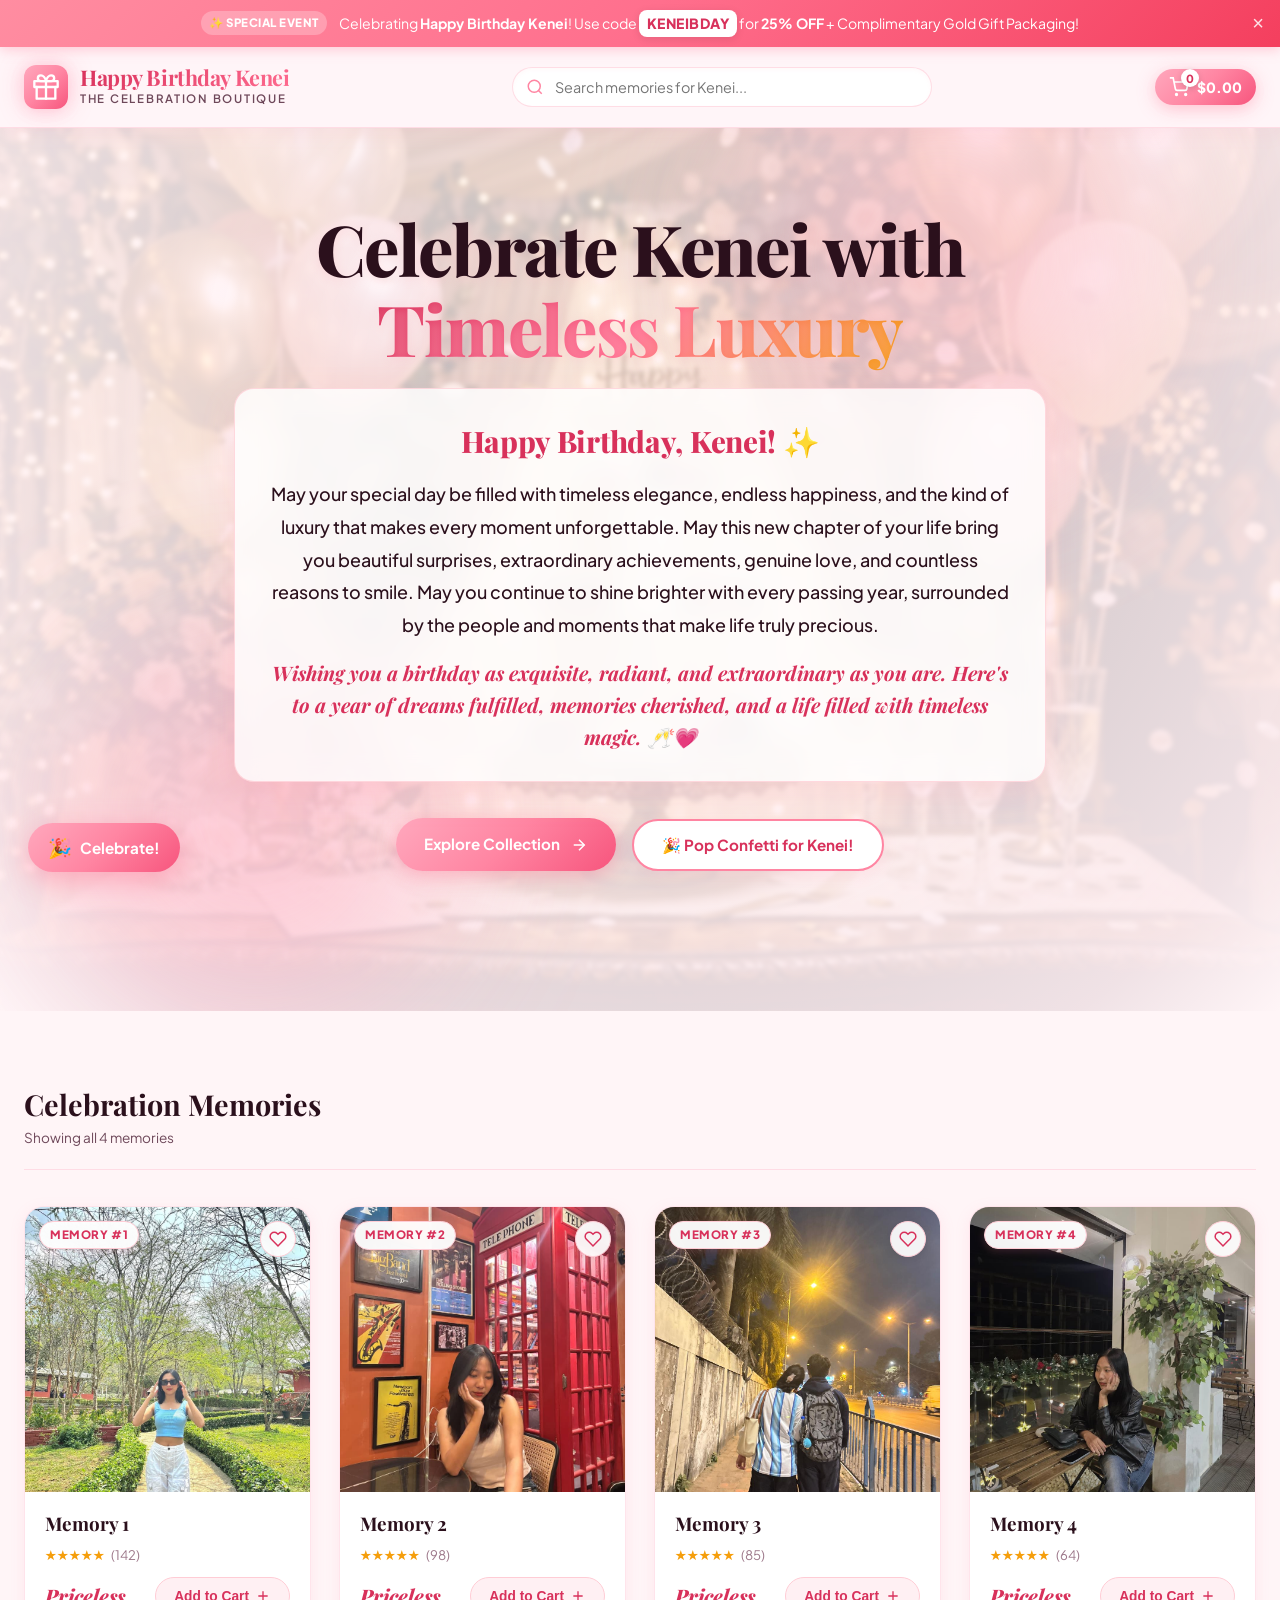
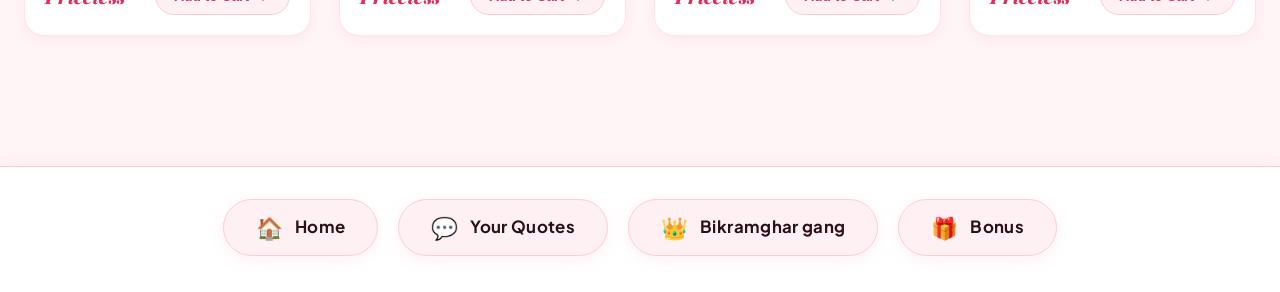
<file: index.html>
<!DOCTYPE html>
<html lang="en">
<head>
  <meta charset="UTF-8">
  <meta name="viewport" content="width=device-width, initial-scale=1.0">
  <title>Happy Birthday Kenei | Luxury Celebration Boutique & Memories</title>
  <meta name="description" content="Happy Birthday Kenei - The ultimate celebration boutique offering unforgettable birthday memories and moments for Kenei.">
  
  <!-- Google Fonts for Luxury & Celebration Typography -->
  <link rel="preconnect" href="https://fonts.googleapis.com">
  <link rel="preconnect" href="https://fonts.gstatic.com" crossorigin>
  <link href="https://fonts.googleapis.com/css2?family=Plus+Jakarta+Sans:wght@300;400;500;600;700;800&family=Playfair+Display:ital,wght@0,600;0,700;0,800;1,600&display=swap" rel="stylesheet">
  
  <!-- Stylesheet -->
  <link rel="stylesheet" href="styles.css">
</head>
<body>
  <!-- Canvas for Celebration Confetti -->
  <canvas id="confetti-canvas"></canvas>

  <!-- Notification Banner -->
  <div class="announcement-bar" id="announcement-bar">
    <div class="container announcement-content">
      <span class="announcement-tag">✨ SPECIAL EVENT</span>
      <span class="announcement-text">
        Celebrating <strong>Happy Birthday Kenei</strong>! Use code <span class="promo-code-badge" id="copy-promo-banner" title="Click to copy code">KENEIBDAY</span> for <strong>25% OFF</strong> + Complimentary Gold Gift Packaging!
      </span>
      <button class="announcement-close" id="close-announcement" aria-label="Close Announcement">&times;</button>
    </div>
  </div>

  <!-- Primary Header & Navigation -->
  <header class="site-header" id="site-header">
    <div class="container header-container">
      <!-- Brand Logo -->
      <a href="#" class="brand-logo" id="brand-logo">
        <div class="logo-sparkle-icon">
          <svg width="28" height="28" viewBox="0 0 24 24" fill="none" stroke="currentColor" stroke-width="2" stroke-linecap="round" stroke-linejoin="round">
            <path d="M20 12v10H4V12"></path>
            <path d="M2 7h20v5H2z"></path>
            <path d="M12 22V7"></path>
            <path d="M12 7H7.5a2.5 2.5 0 0 1 0-5C11 2 12 7 12 7z"></path>
            <path d="M12 7h4.5a2.5 2.5 0 0 0 0-5C13 2 12 7 12 7z"></path>
          </svg>
        </div>
        <div class="brand-text">
          <span class="brand-name">Happy Birthday Kenei</span>
          <span class="brand-sub">The Celebration Boutique</span>
        </div>
      </a>

      <!-- Quick Search Bar -->
      <div class="header-search">
        <svg class="search-icon" width="18" height="18" viewBox="0 0 24 24" fill="none" stroke="currentColor" stroke-width="2">
          <circle cx="11" cy="11" r="8"></circle>
          <line x1="21" y1="21" x2="16.65" y2="16.65"></line>
        </svg>
        <input type="text" id="global-search" placeholder="Search memories for Kenei..." aria-label="Search memories">
        <button id="clear-search" class="clear-search-btn" style="display:none;" aria-label="Clear Search">&times;</button>
      </div>

      <!-- Action Icons (Cart) -->
      <div class="header-actions">
        <!-- Cart Button -->
        <button class="action-btn cart-btn-highlight" id="open-cart-btn" title="Open shopping cart" aria-label="Shopping Cart">
          <div class="icon-wrap">
            <svg width="20" height="20" viewBox="0 0 24 24" fill="none" stroke="currentColor" stroke-width="2">
              <circle cx="9" cy="21" r="1"></circle>
              <circle cx="20" cy="21" r="1"></circle>
              <path d="M1 1h4l2.68 13.39a2 2 0 0 0 2 1.61h9.72a2 2 0 0 0 2-1.61L23 6H6"></path>
            </svg>
            <span class="badge-count" id="cart-badge">0</span>
          </div>
          <span class="cart-total-pill" id="header-cart-total">$0.00</span>
        </button>
      </div>
    </div>
  </header>

  <main id="main-content">
    <!-- Hero Banner Section -->
    <section class="hero-section" id="hero">
      <div class="hero-overlay"></div>
      <div class="hero-glow-orb hero-glow-1"></div>
      <div class="hero-glow-orb hero-glow-2"></div>
      
      <div class="container hero-content">
        <h1 class="hero-title">
          Celebrate Kenei with <span class="highlight-gold">Timeless Luxury</span>
        </h1>
        <div class="hero-subtitle hero-wishes-box">
          <p class="hero-wish-lead">Happy Birthday, Kenei! ✨</p>
          <p class="hero-wish-body">May your special day be filled with timeless elegance, endless happiness, and the kind of luxury that makes every moment unforgettable. May this new chapter of your life bring you beautiful surprises, extraordinary achievements, genuine love, and countless reasons to smile. May you continue to shine brighter with every passing year, surrounded by the people and moments that make life truly precious.</p>
          <p class="hero-wish-closing">Wishing you a birthday as exquisite, radiant, and extraordinary as you are. Here's to a year of dreams fulfilled, memories cherished, and a life filled with timeless magic. 🥂💗</p>
        </div>

        <div class="hero-cta-group">
          <a href="#catalog-section" class="btn btn-primary" id="explore-shop-btn">
            <span>Explore Collection</span>
            <svg width="18" height="18" viewBox="0 0 24 24" fill="none" stroke="currentColor" stroke-width="2">
              <line x1="5" y1="12" x2="19" y2="12"></line>
              <polyline points="12 5 19 12 12 19"></polyline>
            </svg>
          </a>
          <button class="btn btn-secondary celebrate-trigger-btn" id="hero-celebrate-btn">
            <span>🎉 Pop Confetti for Kenei!</span>
          </button>
        </div>
      </div>
    </section>

    <!-- Main Products Catalog Section -->
    <section class="section catalog-section" id="catalog-section">
      <div class="container">
        <!-- Catalog Header -->
        <div class="catalog-toolbar">
          <div class="toolbar-left">
            <h2 class="catalog-heading" id="catalog-heading">Celebration Memories</h2>
            <span class="item-count-badge" id="results-count">Showing 4 memories</span>
          </div>
        </div>

        <!-- Products Grid Container -->
        <div class="products-grid" id="products-grid">
          <!-- Dynamically populated via app.js -->
        </div>

        <!-- No Results Empty State -->
        <div class="no-results" id="no-results" style="display:none;">
          <div class="no-results-icon">🔍</div>
          <h3>No matching birthday gifts found</h3>
          <p>Try clearing your search query to see all gifts.</p>
        </div>
      </div>
    </section>
  </main>



  <!-- Wishlist Drawer -->
  <div class="drawer-backdrop" id="wishlist-drawer" aria-hidden="true">
    <div class="drawer-panel">
      <div class="drawer-header">
        <div class="drawer-title">
          <svg width="22" height="22" viewBox="0 0 24 24" fill="none" stroke="currentColor" stroke-width="2">
            <path d="M20.84 4.61a5.5 5.5 0 0 0-7.78 0L12 5.67l-1.06-1.06a5.5 5.5 0 0 0-7.78 7.78l1.06 1.06L12 21.23l7.78-7.78 1.06-1.06a5.5 5.5 0 0 0 0-7.78z"></path>
          </svg>
          <h3>Saved Favorites (<span id="wishlist-count-title">0</span>)</h3>
        </div>
        <button class="drawer-close-btn" id="close-wishlist-btn" aria-label="Close Wishlist">&times;</button>
      </div>

      <div class="drawer-body" id="wishlist-items-container">
        <!-- Wishlist items dynamically populated -->
      </div>

      <div class="drawer-footer" id="wishlist-footer">
        <button class="btn btn-primary w-100" id="move-all-to-cart-btn">Move All to Cart</button>
      </div>
    </div>
  </div>

  <!-- Shopping Cart Slide-out Drawer -->
  <div class="drawer-backdrop" id="cart-drawer" aria-hidden="true">
    <div class="drawer-panel">
      <div class="drawer-header">
        <div class="drawer-title">
          <svg width="22" height="22" viewBox="0 0 24 24" fill="none" stroke="currentColor" stroke-width="2">
            <circle cx="9" cy="21" r="1"></circle>
            <circle cx="20" cy="21" r="1"></circle>
            <path d="M1 1h4l2.68 13.39a2 2 0 0 0 2 1.61h9.72a2 2 0 0 0 2-1.61L23 6H6"></path>
          </svg>
          <h3>Happy Birthday Cart (<span id="cart-items-count">0</span>)</h3>
        </div>
        <button class="drawer-close-btn" id="close-cart-btn" aria-label="Close Cart">&times;</button>
      </div>

      <!-- Free Shipping Goal Progress Bar -->
      <div class="free-shipping-bar">
        <div class="shipping-text" id="shipping-progress-text">Add $50 more for FREE Gold Delivery</div>
        <div class="progress-track">
          <div class="progress-fill" id="shipping-progress-fill" style="width: 0%;"></div>
        </div>
      </div>

      <!-- Cart Items List -->
      <div class="drawer-body" id="cart-items-list">
        <!-- Cart items rendered dynamically -->
      </div>

      <!-- Cart Summary & Actions -->
      <div class="drawer-footer" id="cart-footer">
        <!-- Promo Code Input -->
        <div class="promo-box-small">
          <div class="promo-input-row">
            <input type="text" id="promo-input" placeholder="Promo code (try 'KENEIBDAY')" aria-label="Discount code">
            <button class="btn btn-secondary btn-sm" id="apply-promo-btn">Apply</button>
          </div>
          <div class="promo-message" id="promo-message" style="display:none;"></div>
        </div>


        <!-- Calculations breakdown -->
        <div class="cart-totals">
          <div class="total-row">
            <span>Subtotal</span>
            <span id="cart-subtotal">Priceless</span>
          </div>
          <div class="total-row discount-row" id="cart-discount-row" style="display:none;">
            <span>Birthday Perk</span>
            <span id="cart-discount">VIP</span>
          </div>
          <div class="total-row">
            <span>Celebration Packaging & Delivery</span>
            <span id="cart-shipping">Free</span>
          </div>
          <div class="total-row grand-total">
            <span>Grand Total</span>
            <span id="cart-total">Priceless</span>
          </div>
        </div>

        <button class="btn btn-primary btn-lg w-100 checkout-btn" id="open-checkout-btn">
          <span>Proceed to Celebration Checkout</span>
          <svg width="20" height="20" viewBox="0 0 24 24" fill="none" stroke="currentColor" stroke-width="2">
            <polyline points="9 18 15 12 9 6"></polyline>
          </svg>
        </button>
      </div>
    </div>
  </div>

  <!-- Celebration Checkout Modal -->
  <div class="modal-backdrop" id="checkout-modal" aria-hidden="true">
    <div class="modal-dialog modal-checkout">
      <button class="modal-close-btn" id="close-checkout-btn" aria-label="Close Checkout">&times;</button>
      
      <div class="modal-body checkout-content" id="checkout-step-1">
        <div class="checkout-header text-center">
          <div class="checkout-step-indicator">
            <span class="step-pill active">1. Delivery</span>
            <span class="step-sep">&rarr;</span>
            <span class="step-pill">2. Payment</span>
            <span class="step-sep">&rarr;</span>
            <span class="step-pill">3. Celebrate!</span>
          </div>
          <h2>Birthday Delivery Details</h2>
          <p>Where and when should we deliver Kenei's celebration order?</p>
        </div>

        <form id="checkout-form" class="checkout-form">
          <div class="form-row">
            <div class="form-group flex-1">
              <label for="cust-name">Recipient / Order Name</label>
              <input type="text" id="cust-name" value="Kenei (Birthday Special)" required>
            </div>
            <div class="form-group flex-1">
              <label for="cust-email">Contact Email</label>
              <input type="email" id="cust-email" placeholder="you@example.com" required>
            </div>
          </div>

          <div class="form-group">
            <label for="cust-address">Delivery Address</label>
            <input type="text" id="cust-address" placeholder="123 Celebration Boulevard, Suite 500" required>
          </div>

          <div class="form-row">
            <div class="form-group flex-1">
              <label for="delivery-date">Birthday Delivery Date</label>
              <input type="date" id="delivery-date" required>
            </div>
            <div class="form-group flex-1">
              <label for="delivery-slot">Delivery Time Slot</label>
              <select id="delivery-slot" class="custom-select" required>
                <option value="morning">Morning Surprise (09:00 AM - 12:00 PM)</option>
                <option value="afternoon">Afternoon Gala (01:00 PM - 05:00 PM)</option>
                <option value="midnight" selected>Party Night Special (06:00 PM - 09:00 PM)</option>
              </select>
            </div>
          </div>

          <div class="form-group">
            <label class="custom-checkbox">
              <input type="checkbox" id="surprise-delivery-checkbox" checked>
              <span>🎁 Keep this order a surprise delivery for Kenei!</span>
            </label>
          </div>

          <div class="form-section-divider"></div>

          <h3>Payment Method</h3>
          <div class="payment-method-selector">
            <label class="payment-option selected">
              <input type="radio" name="payment-method" value="card" checked>
              <div class="payment-content">
                <span class="pay-icon">💳</span>
                <span>Credit / Debit Card</span>
              </div>
            </label>
            <label class="payment-option">
              <input type="radio" name="payment-method" value="applepay">
              <div class="payment-content">
                <span class="pay-icon">🍏</span>
                <span>Apple / Google Pay</span>
              </div>
            </label>
            <label class="payment-option">
              <input type="radio" name="payment-method" value="giftcard">
              <div class="payment-content">
                <span class="pay-icon">🎟️</span>
                <span>Birthday Gift Voucher</span>
              </div>
            </label>
          </div>

          <div class="card-details-box" id="card-fields">
            <div class="form-group">
              <label>Card Number</label>
              <input type="text" placeholder="4242 &bull;&bull;&bull;&bull; &bull;&bull;&bull;&bull; 4242" value="4532 8920 1928 4402">
            </div>
            <div class="form-row">
              <div class="form-group flex-1">
                <label>Expiry Date</label>
                <input type="text" placeholder="MM/YY" value="12/28">
              </div>
              <div class="form-group flex-1">
                <label>CVC</label>
                <input type="text" placeholder="123" value="789">
              </div>
            </div>
          </div>

          <div class="checkout-footer">
            <div class="checkout-order-total">
              <span>Total:</span>
              <strong id="checkout-total-display">Priceless</strong>
            </div>
            <button type="submit" class="btn btn-primary btn-lg" id="confirm-order-btn">
              <span>Complete & Celebrate Kenei! 🎉</span>
            </button>
          </div>
        </form>
      </div>

      <!-- Success Celebration Receipt (Step 3) -->
      <div class="modal-body checkout-success" id="checkout-step-success" style="display:none;">
        <div class="success-icon-wrap">
          <div class="pulse-ring"></div>
          <span class="party-emoji">🎂🎉</span>
        </div>
        <h2>Happy Birthday Kenei!</h2>
        <p class="success-lead">Your celebration order has been placed with utmost care & affection!</p>
        
        <div class="order-receipt-card">
          <div class="receipt-row">
            <span>Order Number:</span>
            <strong id="receipt-order-id">#HBK-2026-9842</strong>
          </div>
          <div class="receipt-row">
            <span>Recipient:</span>
            <strong id="receipt-recipient">Kenei</strong>
          </div>
          <div class="receipt-row">
            <span>Delivery Date:</span>
            <strong id="receipt-date">October 28, 2026</strong>
          </div>
          <div class="receipt-row">
            <span>Total Paid:</span>
            <strong id="receipt-total" class="highlight-gold">$0.00</strong>
          </div>
        </div>

        <p class="receipt-note">A confirmation email and tracking link have been dispatched. Kenei is going to love this celebration!</p>

        <div class="success-actions">
          <button class="btn btn-primary" id="continue-shopping-btn">Explore More Gifts</button>
          <button class="btn btn-secondary celebrate-trigger-btn" id="more-confetti-btn">Blast More Fireworks! 🎆</button>
        </div>
      </div>
    </div>
  </div>

  <!-- Toast Notification System -->
  <div class="toast-container" id="toast-container"></div>

  <!-- Bottom Options Bar: Home, Your Quotes, Bikramghar gang -->
  <footer class="site-footer-options" id="bottom-options">
    <div class="container footer-options-container">
      <nav class="bottom-nav-options" aria-label="Bottom Navigation">
        <a href="#hero" class="bottom-option-btn" id="opt-home">
          <span class="option-icon">🏠</span>
          <span class="option-label">Home</span>
        </a>
        <a href="quotes.html" class="bottom-option-btn" id="opt-quotes">
          <span class="option-icon">💬</span>
          <span class="option-label">Your Quotes</span>
        </a>
        <a href="bikramghar.html" class="bottom-option-btn" id="opt-bikramghar">
          <span class="option-icon">👑</span>
          <span class="option-label">Bikramghar gang</span>
        </a>
        <a href="bonus.html" class="bottom-option-btn" id="opt-bonus">
          <span class="option-icon">🎁</span>
          <span class="option-label">Bonus</span>
        </a>
      </nav>
    </div>
  </footer>

  <!-- Floating Celebration Button -->
  <button class="floating-celebrate-fab celebrate-trigger-btn" id="floating-confetti-btn" title="Celebrate Kenei!" aria-label="Pop Confetti">
    <span class="fab-icon">🎉</span>
    <span class="fab-text">Celebrate!</span>
  </button>

  <!-- Script -->
  <script src="app.js"></script>
</body>
</html>
</file>
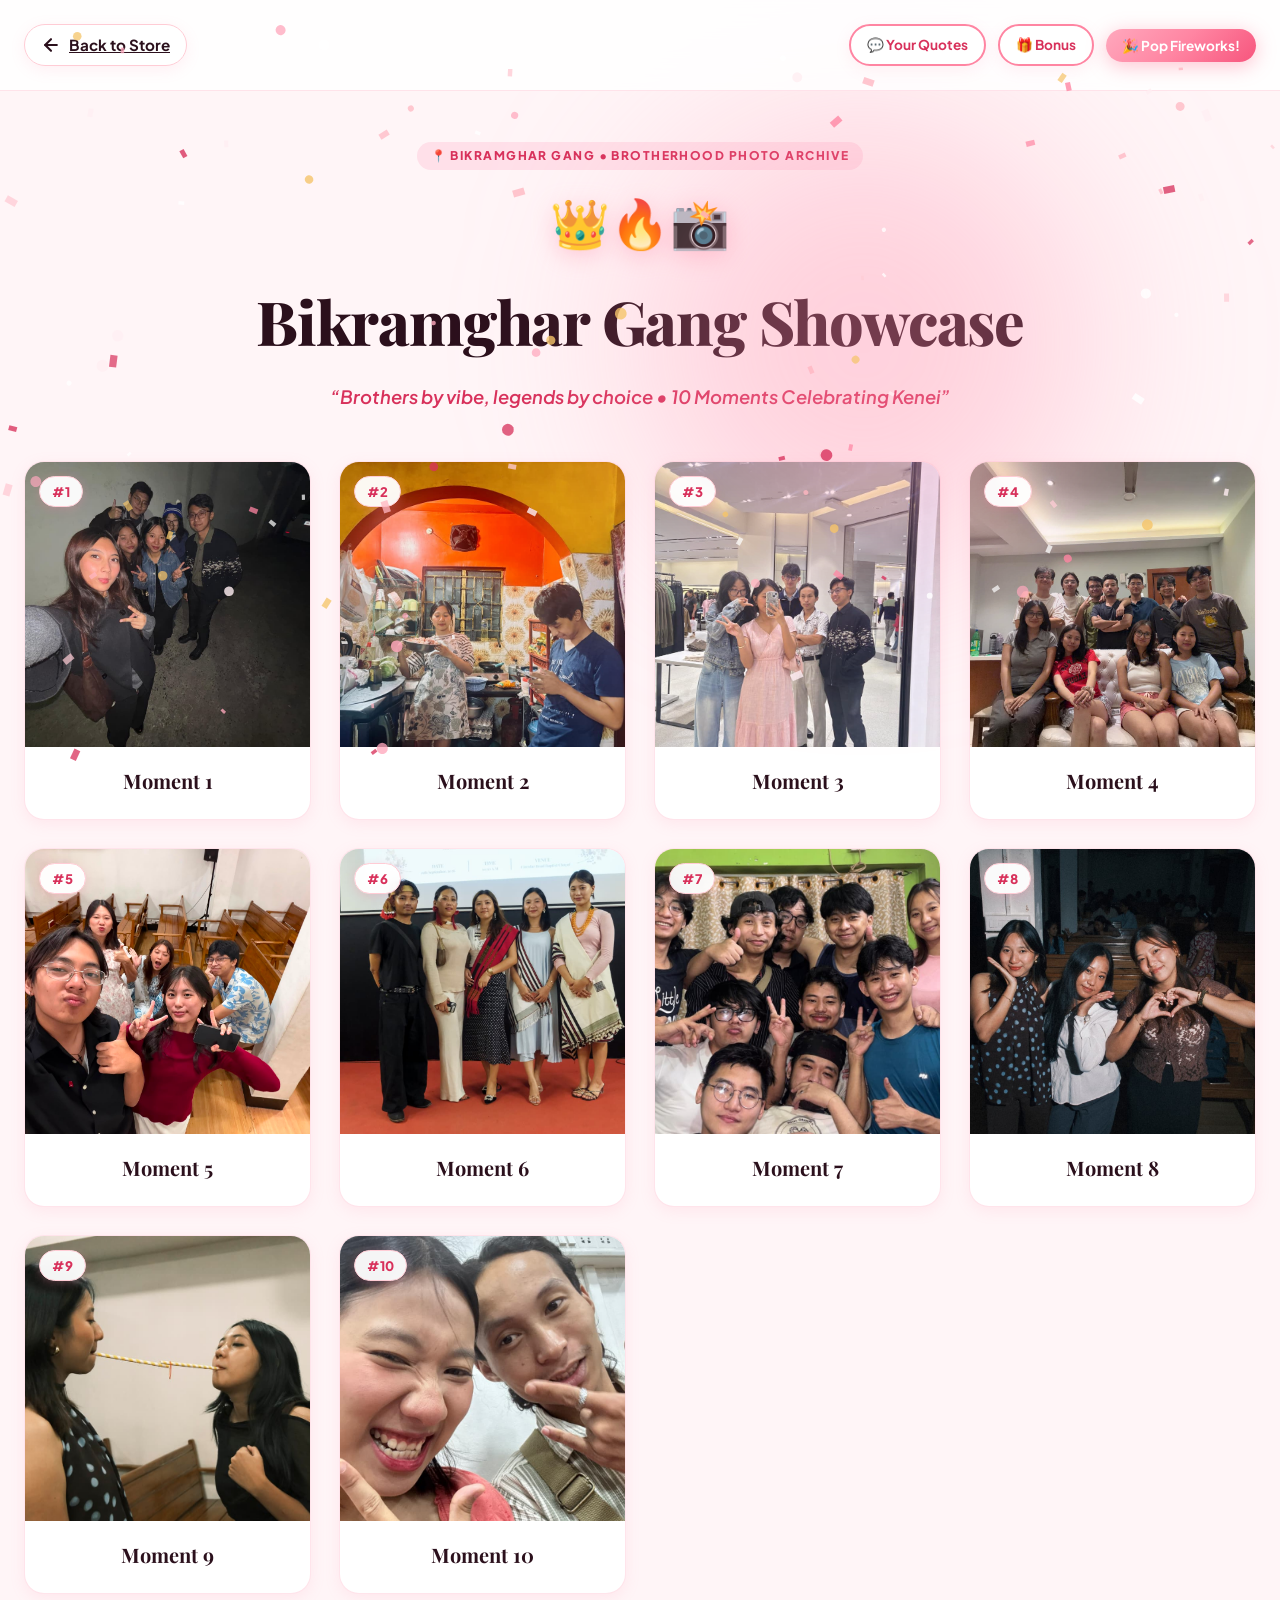
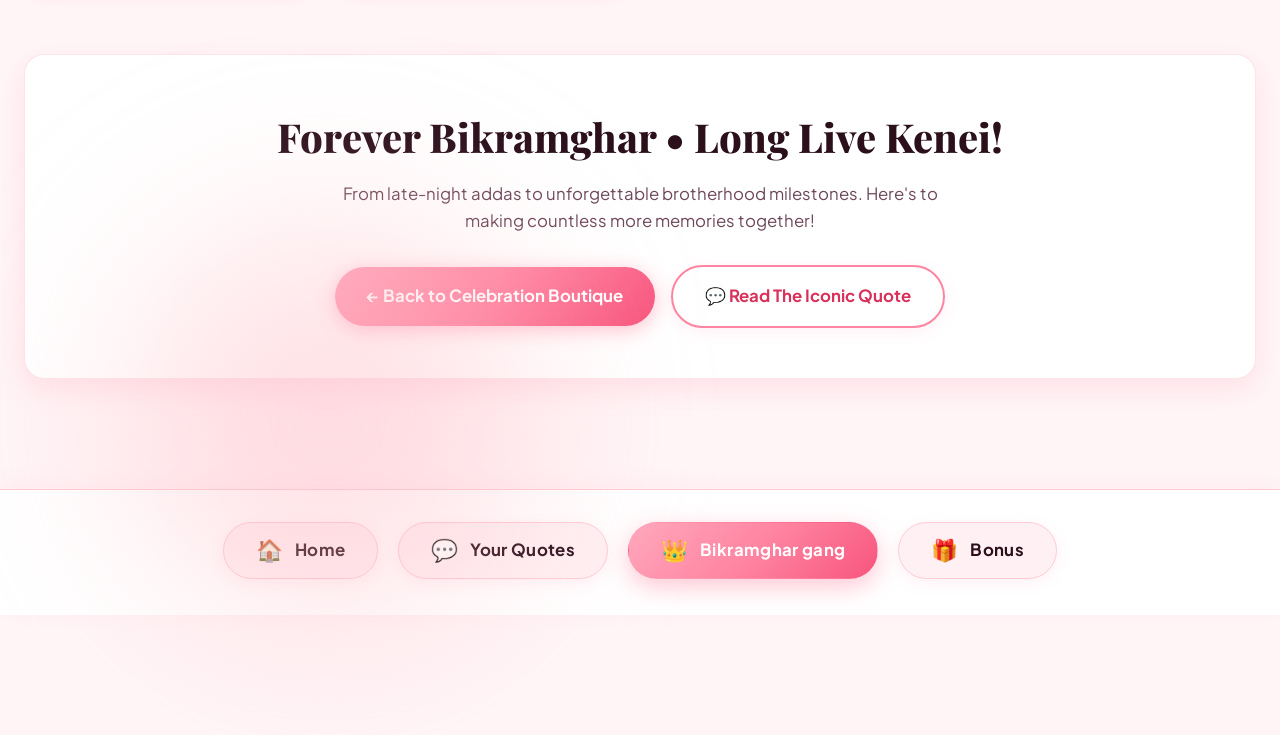
<file: bikramghar.html>
<!DOCTYPE html>
<html lang="en">
<head>
  <meta charset="UTF-8">
  <meta name="viewport" content="width=device-width, initial-scale=1.0">
  <title>Bikramghar Gang Gallery | Happy Birthday Kenei</title>
  <meta name="description" content="Official photo showcase of the legendary Bikramghar Gang celebrating Kenei's birthday with 10 memorable moments.">
  
  <!-- Google Fonts -->
  <link rel="preconnect" href="https://fonts.googleapis.com">
  <link rel="preconnect" href="https://fonts.gstatic.com" crossorigin>
  <link href="https://fonts.googleapis.com/css2?family=Plus+Jakarta+Sans:wght@400;600;700;800;900&family=Playfair+Display:ital,wght@0,700;0,800;1,700&display=swap" rel="stylesheet">
  
  <!-- Stylesheet -->
  <link rel="stylesheet" href="styles.css">
</head>
<body class="bikramghar-page-body">
  <!-- Confetti Canvas -->
  <canvas id="confetti-canvas"></canvas>

  <!-- Ambient Glow Orbs -->
  <div class="quotes-glow-orb orb-1"></div>
  <div class="quotes-glow-orb orb-2"></div>

  <!-- Header Navigation -->
  <header class="gang-page-header">
    <div class="container gang-nav-container">
      <a href="index.html" class="gang-back-link">
        <svg width="20" height="20" viewBox="0 0 24 24" fill="none" stroke="currentColor" stroke-width="2.5" stroke-linecap="round" stroke-linejoin="round">
          <line x1="19" y1="12" x2="5" y2="12"></line>
          <polyline points="12 19 5 12 12 5"></polyline>
        </svg>
        <span>Back to Store</span>
      </a>

      <div class="gang-header-actions">
        <a href="quotes.html" class="btn btn-secondary btn-sm">
          <span>💬 Your Quotes</span>
        </a>
        <a href="bonus.html" class="btn btn-secondary btn-sm">
          <span>🎁 Bonus</span>
        </a>
        <button class="btn btn-primary btn-sm celebrate-trigger-btn" id="gang-confetti-btn">
          <span>🎉 Pop Fireworks!</span>
        </button>
      </div>
    </div>
  </header>

  <main class="gang-main-content">
    <div class="container">
      <!-- Title & Hero Tribute Banner -->
      <section class="gang-hero-section text-center">
        <div class="gang-badge-pill">
          📍 BIKRAMGHAR GANG &bull; BROTHERHOOD PHOTO ARCHIVE
        </div>
        
        <div class="gang-crest-emojis">👑🔥📸</div>
        <h1 class="gang-title">Bikramghar Gang Showcase</h1>
        <p class="gang-tagline">“Brothers by vibe, legends by choice &bull; 10 Moments Celebrating Kenei”</p>
      </section>

      <!-- 10 Images Grid Showcase -->
      <section class="gang-gallery-section">
        <div class="gang-gallery-grid" id="gang-gallery-grid">
          <!-- Item 1 -->
          <article class="gang-photo-card" data-index="1">
            <div class="photo-frame">
              <span class="photo-pill-badge">#1</span>
              <img src="assets/images/gang-1.jpg" onerror="this.onerror=null; this.src='assets/images/gang-1.svg';" alt="Bikramghar Gang Moment 1" class="gallery-photo-img" loading="lazy">
            </div>
            <div class="photo-card-caption">
              <h3>Moment 1</h3>
            </div>
          </article>

          <!-- Item 2 -->
          <article class="gang-photo-card" data-index="2">
            <div class="photo-frame">
              <span class="photo-pill-badge">#2</span>
              <img src="assets/images/gang-2.jpg" onerror="this.onerror=null; this.src='assets/images/gang-2.svg';" alt="Bikramghar Gang Moment 2" class="gallery-photo-img" loading="lazy">
            </div>
            <div class="photo-card-caption">
              <h3>Moment 2</h3>
            </div>
          </article>

          <!-- Item 3 -->
          <article class="gang-photo-card" data-index="3">
            <div class="photo-frame">
              <span class="photo-pill-badge">#3</span>
              <img src="assets/images/gang-3.jpg" onerror="this.onerror=null; this.src='assets/images/gang-3.svg';" alt="Bikramghar Gang Moment 3" class="gallery-photo-img" loading="lazy">
            </div>
            <div class="photo-card-caption">
              <h3>Moment 3</h3>
            </div>
          </article>

          <!-- Item 4 -->
          <article class="gang-photo-card" data-index="4">
            <div class="photo-frame">
              <span class="photo-pill-badge">#4</span>
              <img src="assets/images/gang-4.jpg" onerror="this.onerror=null; this.src='assets/images/gang-4.svg';" alt="Bikramghar Gang Moment 4" class="gallery-photo-img" loading="lazy">
            </div>
            <div class="photo-card-caption">
              <h3>Moment 4</h3>
            </div>
          </article>

          <!-- Item 5 -->
          <article class="gang-photo-card" data-index="5">
            <div class="photo-frame">
              <span class="photo-pill-badge">#5</span>
              <img src="assets/images/gang-5.jpg" onerror="this.onerror=null; this.src='assets/images/gang-5.svg';" alt="Bikramghar Gang Moment 5" class="gallery-photo-img" loading="lazy">
            </div>
            <div class="photo-card-caption">
              <h3>Moment 5</h3>
            </div>
          </article>

          <!-- Item 6 -->
          <article class="gang-photo-card" data-index="6">
            <div class="photo-frame">
              <span class="photo-pill-badge">#6</span>
              <img src="assets/images/gang-6.jpg" onerror="this.onerror=null; this.src='assets/images/gang-6.svg';" alt="Bikramghar Gang Moment 6" class="gallery-photo-img" loading="lazy">
            </div>
            <div class="photo-card-caption">
              <h3>Moment 6</h3>
            </div>
          </article>

          <!-- Item 7 -->
          <article class="gang-photo-card" data-index="7">
            <div class="photo-frame">
              <span class="photo-pill-badge">#7</span>
              <img src="assets/images/gang-7.jpg" onerror="this.onerror=null; this.src='assets/images/gang-7.svg';" alt="Bikramghar Gang Moment 7" class="gallery-photo-img" loading="lazy">
            </div>
            <div class="photo-card-caption">
              <h3>Moment 7</h3>
            </div>
          </article>

          <!-- Item 8 -->
          <article class="gang-photo-card" data-index="8">
            <div class="photo-frame">
              <span class="photo-pill-badge">#8</span>
              <img src="assets/images/gang-8.jpg" onerror="this.onerror=null; this.src='assets/images/gang-8.svg';" alt="Bikramghar Gang Moment 8" class="gallery-photo-img" loading="lazy">
            </div>
            <div class="photo-card-caption">
              <h3>Moment 8</h3>
            </div>
          </article>

          <!-- Item 9 -->
          <article class="gang-photo-card" data-index="9">
            <div class="photo-frame">
              <span class="photo-pill-badge">#9</span>
              <img src="assets/images/gang-9.jpg" onerror="this.onerror=null; this.src='assets/images/gang-9.svg';" alt="Bikramghar Gang Moment 9" class="gallery-photo-img" loading="lazy">
            </div>
            <div class="photo-card-caption">
              <h3>Moment 9</h3>
            </div>
          </article>

          <!-- Item 10 -->
          <article class="gang-photo-card" data-index="10">
            <div class="photo-frame">
              <span class="photo-pill-badge">#10</span>
              <img src="assets/images/gang-10.jpg" onerror="this.onerror=null; this.src='assets/images/gang-10.svg';" alt="Bikramghar Gang Moment 10" class="gallery-photo-img" loading="lazy">
            </div>
            <div class="photo-card-caption">
              <h3>Moment 10</h3>
            </div>
          </article>
        </div>
      </section>

      <!-- Bottom Gang Tribute -->
      <section class="gang-footer-tribute text-center">
        <div class="gang-tribute-inner">
          <h2>Forever Bikramghar &bull; Long Live Kenei!</h2>
          <p>From late-night addas to unforgettable brotherhood milestones. Here's to making countless more memories together!</p>
          <div class="gang-action-btns">
            <a href="index.html" class="btn btn-primary btn-lg">
              <span>← Back to Celebration Boutique</span>
            </a>
            <a href="quotes.html" class="btn btn-secondary btn-lg">
              <span>💬 Read The Iconic Quote</span>
            </a>
          </div>
        </div>
      </section>
    </div>
  </main>

  <!-- Bottom Options Bar: Home, Your Quotes, Bikramghar gang, Bonus -->
  <footer class="site-footer-options" id="bottom-options">
    <div class="container footer-options-container">
      <nav class="bottom-nav-options" aria-label="Bottom Navigation">
        <a href="index.html" class="bottom-option-btn" id="opt-home">
          <span class="option-icon">🏠</span>
          <span class="option-label">Home</span>
        </a>
        <a href="quotes.html" class="bottom-option-btn" id="opt-quotes">
          <span class="option-icon">💬</span>
          <span class="option-label">Your Quotes</span>
        </a>
        <a href="bikramghar.html" class="bottom-option-btn active" id="opt-bikramghar">
          <span class="option-icon">👑</span>
          <span class="option-label">Bikramghar gang</span>
        </a>
        <a href="bonus.html" class="bottom-option-btn" id="opt-bonus">
          <span class="option-icon">🎁</span>
          <span class="option-label">Bonus</span>
        </a>
      </nav>
    </div>
  </footer>

  <script src="app.js"></script>
  <script>
    // Confetti button
    const confettiBtn = document.getElementById('gang-confetti-btn');
    if (confettiBtn) {
      confettiBtn.addEventListener('click', () => {
        if (typeof confetti !== 'undefined') confetti.rain();
        if (typeof audioPlayer !== 'undefined') audioPlayer.playPop();
      });
    }

    // Auto celebration burst on page entry
    window.addEventListener('DOMContentLoaded', () => {
      setTimeout(() => {
        if (typeof confetti !== 'undefined') confetti.rain();
        if (typeof audioPlayer !== 'undefined') audioPlayer.playChime();
      }, 350);
    });
  </script>
</body>
</html>
</file>
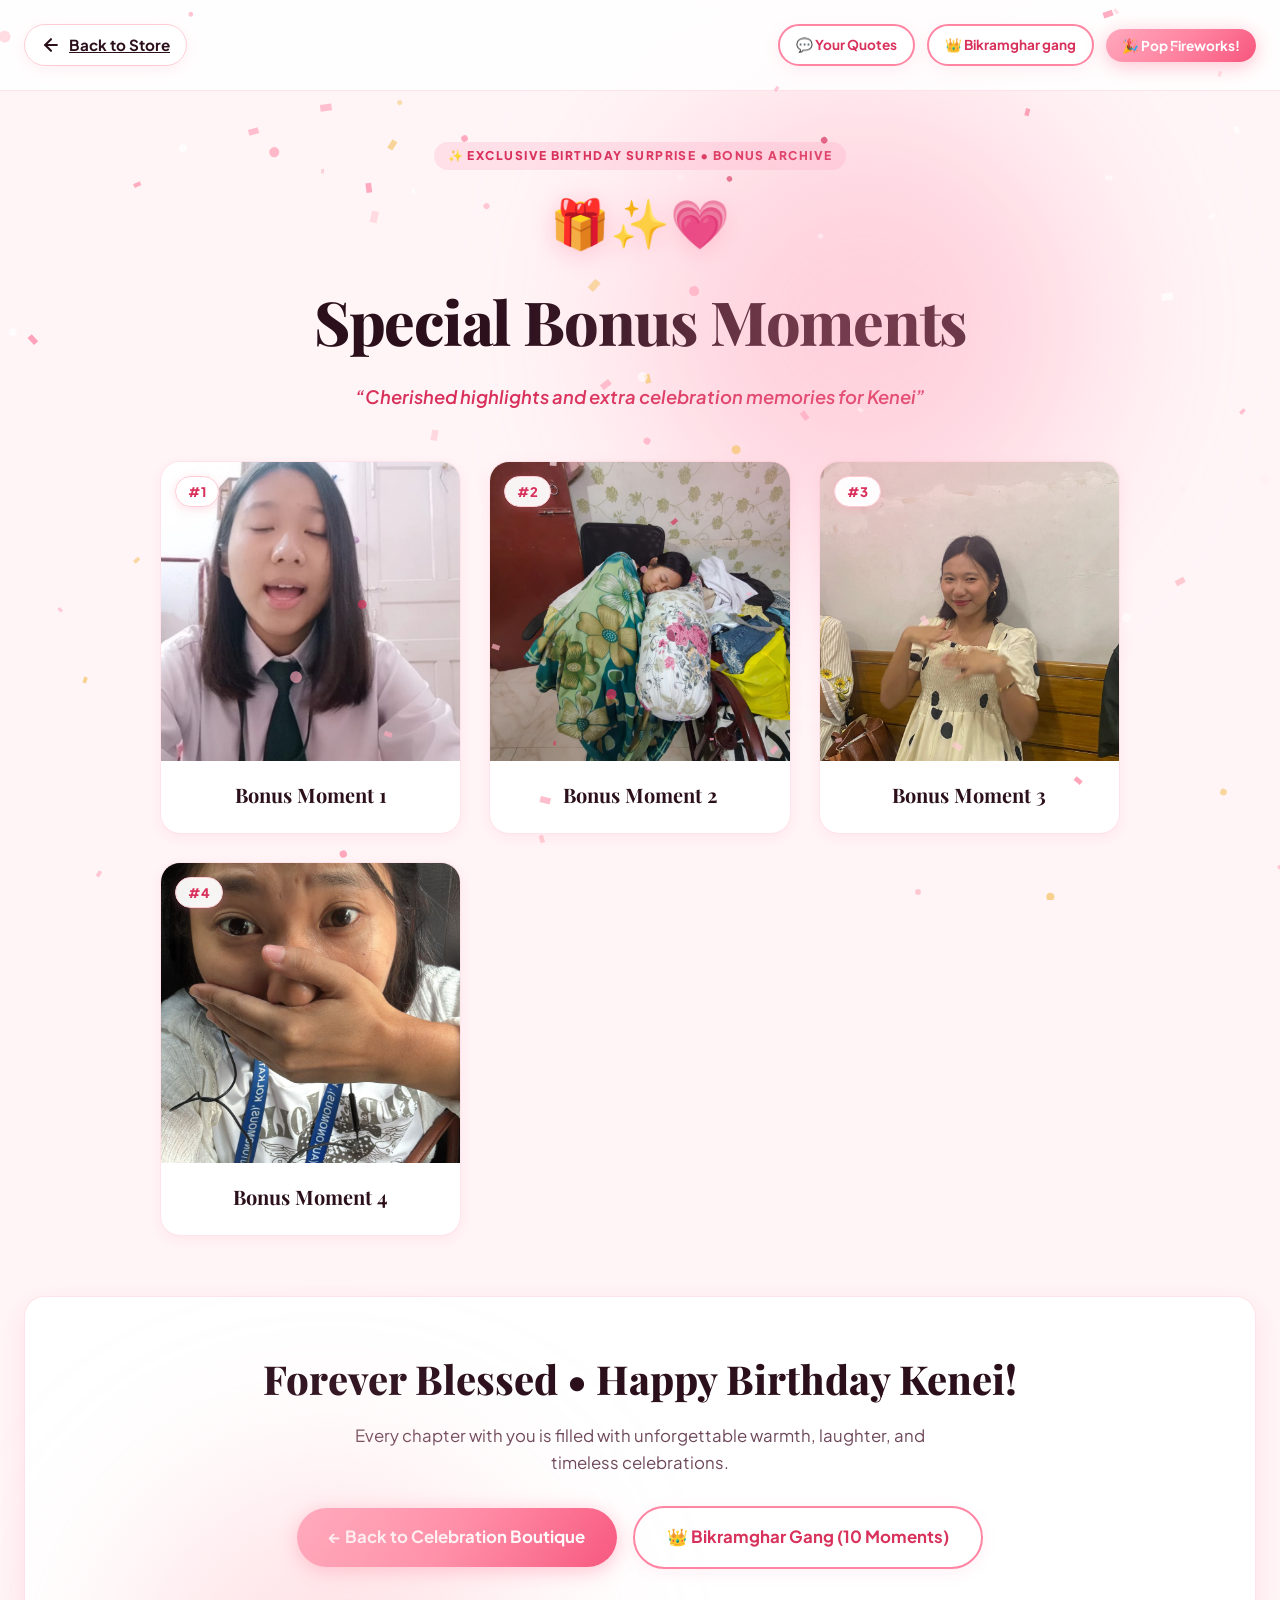
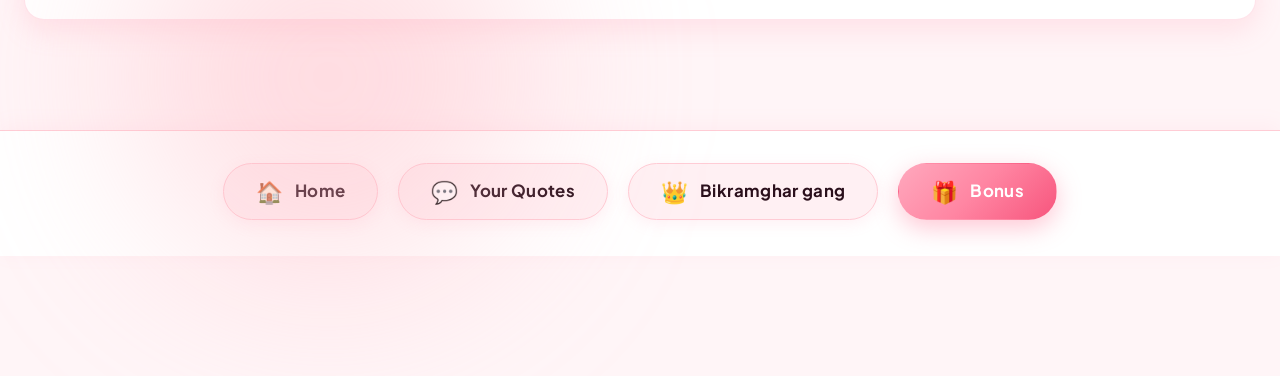
<file: bonus.html>
<!DOCTYPE html>
<html lang="en">
<head>
  <meta charset="UTF-8">
  <meta name="viewport" content="width=device-width, initial-scale=1.0">
  <title>Bonus Celebration Moments | Happy Birthday Kenei</title>
  <meta name="description" content="Exclusive bonus gallery showcasing 4 cherished celebration moments for Kenei's birthday milestone.">
  
  <!-- Google Fonts -->
  <link rel="preconnect" href="https://fonts.googleapis.com">
  <link rel="preconnect" href="https://fonts.gstatic.com" crossorigin>
  <link href="https://fonts.googleapis.com/css2?family=Plus+Jakarta+Sans:wght@400;600;700;800;900&family=Playfair+Display:ital,wght@0,700;0,800;1,700&display=swap" rel="stylesheet">
  
  <!-- Stylesheet -->
  <link rel="stylesheet" href="styles.css">
</head>
<body class="bikramghar-page-body">
  <!-- Confetti Canvas -->
  <canvas id="confetti-canvas"></canvas>

  <!-- Ambient Glow Orbs -->
  <div class="quotes-glow-orb orb-1"></div>
  <div class="quotes-glow-orb orb-2"></div>

  <!-- Header Navigation -->
  <header class="gang-page-header">
    <div class="container gang-nav-container">
      <a href="index.html" class="gang-back-link">
        <svg width="20" height="20" viewBox="0 0 24 24" fill="none" stroke="currentColor" stroke-width="2.5" stroke-linecap="round" stroke-linejoin="round">
          <line x1="19" y1="12" x2="5" y2="12"></line>
          <polyline points="12 19 5 12 12 5"></polyline>
        </svg>
        <span>Back to Store</span>
      </a>

      <div class="gang-header-actions">
        <a href="quotes.html" class="btn btn-secondary btn-sm">
          <span>💬 Your Quotes</span>
        </a>
        <a href="bikramghar.html" class="btn btn-secondary btn-sm">
          <span>👑 Bikramghar gang</span>
        </a>
        <button class="btn btn-primary btn-sm celebrate-trigger-btn" id="bonus-confetti-btn">
          <span>🎉 Pop Fireworks!</span>
        </button>
      </div>
    </div>
  </header>

  <main class="gang-main-content">
    <div class="container">
      <!-- Title & Hero Tribute Banner -->
      <section class="gang-hero-section text-center">
        <div class="gang-badge-pill">
          ✨ EXCLUSIVE BIRTHDAY SURPRISE &bull; BONUS ARCHIVE
        </div>
        
        <div class="gang-crest-emojis">🎁✨💗</div>
        <h1 class="gang-title">Special Bonus Moments</h1>
        <p class="gang-tagline">“Cherished highlights and extra celebration memories for Kenei”</p>
      </section>

      <!-- 4 Images Grid Showcase -->
      <section class="gang-gallery-section">
        <div class="gang-gallery-grid bonus-4-grid" id="bonus-gallery-grid">
          <!-- Item 1 -->
          <article class="gang-photo-card" data-index="1">
            <div class="photo-frame">
              <span class="photo-pill-badge">#1</span>
              <img src="assets/images/bonus-1.jpg" onerror="this.onerror=null; this.src='assets/images/bonus-1.svg';" alt="Bonus Moment 1" class="gallery-photo-img" loading="lazy">
            </div>
            <div class="photo-card-caption">
              <h3>Bonus Moment 1</h3>
            </div>
          </article>

          <!-- Item 2 -->
          <article class="gang-photo-card" data-index="2">
            <div class="photo-frame">
              <span class="photo-pill-badge">#2</span>
              <img src="assets/images/bonus-2.jpg" onerror="this.onerror=null; this.src='assets/images/bonus-2.svg';" alt="Bonus Moment 2" class="gallery-photo-img" loading="lazy">
            </div>
            <div class="photo-card-caption">
              <h3>Bonus Moment 2</h3>
            </div>
          </article>

          <!-- Item 3 -->
          <article class="gang-photo-card" data-index="3">
            <div class="photo-frame">
              <span class="photo-pill-badge">#3</span>
              <img src="assets/images/bonus-3.jpg" onerror="this.onerror=null; this.src='assets/images/bonus-3.svg';" alt="Bonus Moment 3" class="gallery-photo-img" loading="lazy">
            </div>
            <div class="photo-card-caption">
              <h3>Bonus Moment 3</h3>
            </div>
          </article>

          <!-- Item 4 -->
          <article class="gang-photo-card" data-index="4">
            <div class="photo-frame">
              <span class="photo-pill-badge">#4</span>
              <img src="assets/images/bonus-4.jpg" onerror="this.onerror=null; this.src='assets/images/bonus-4.svg';" alt="Bonus Moment 4" class="gallery-photo-img" loading="lazy">
            </div>
            <div class="photo-card-caption">
              <h3>Bonus Moment 4</h3>
            </div>
          </article>
        </div>
      </section>

      <!-- Bottom Tribute -->
      <section class="gang-footer-tribute text-center">
        <div class="gang-tribute-inner">
          <h2>Forever Blessed &bull; Happy Birthday Kenei!</h2>
          <p>Every chapter with you is filled with unforgettable warmth, laughter, and timeless celebrations.</p>
          <div class="gang-action-btns">
            <a href="index.html" class="btn btn-primary btn-lg">
              <span>← Back to Celebration Boutique</span>
            </a>
            <a href="bikramghar.html" class="btn btn-secondary btn-lg">
              <span>👑 Bikramghar Gang (10 Moments)</span>
            </a>
          </div>
        </div>
      </section>
    </div>
  </main>

  <!-- Bottom Options Bar: Home, Your Quotes, Bikramghar gang, Bonus -->
  <footer class="site-footer-options" id="bottom-options">
    <div class="container footer-options-container">
      <nav class="bottom-nav-options" aria-label="Bottom Navigation">
        <a href="index.html" class="bottom-option-btn" id="opt-home">
          <span class="option-icon">🏠</span>
          <span class="option-label">Home</span>
        </a>
        <a href="quotes.html" class="bottom-option-btn" id="opt-quotes">
          <span class="option-icon">💬</span>
          <span class="option-label">Your Quotes</span>
        </a>
        <a href="bikramghar.html" class="bottom-option-btn" id="opt-bikramghar">
          <span class="option-icon">👑</span>
          <span class="option-label">Bikramghar gang</span>
        </a>
        <a href="bonus.html" class="bottom-option-btn active" id="opt-bonus">
          <span class="option-icon">🎁</span>
          <span class="option-label">Bonus</span>
        </a>
      </nav>
    </div>
  </footer>

  <script src="app.js"></script>
  <script>
    // Confetti button
    const confettiBtn = document.getElementById('bonus-confetti-btn');
    if (confettiBtn) {
      confettiBtn.addEventListener('click', () => {
        if (typeof confetti !== 'undefined') confetti.rain();
        if (typeof audioPlayer !== 'undefined') audioPlayer.playChime();
      });
    }

    // Auto-fire celebratory confetti on page load
    window.addEventListener('DOMContentLoaded', () => {
      setTimeout(() => {
        if (typeof confetti !== 'undefined') confetti.rain();
      }, 500);
    });
  </script>
</body>
</html>
</file>
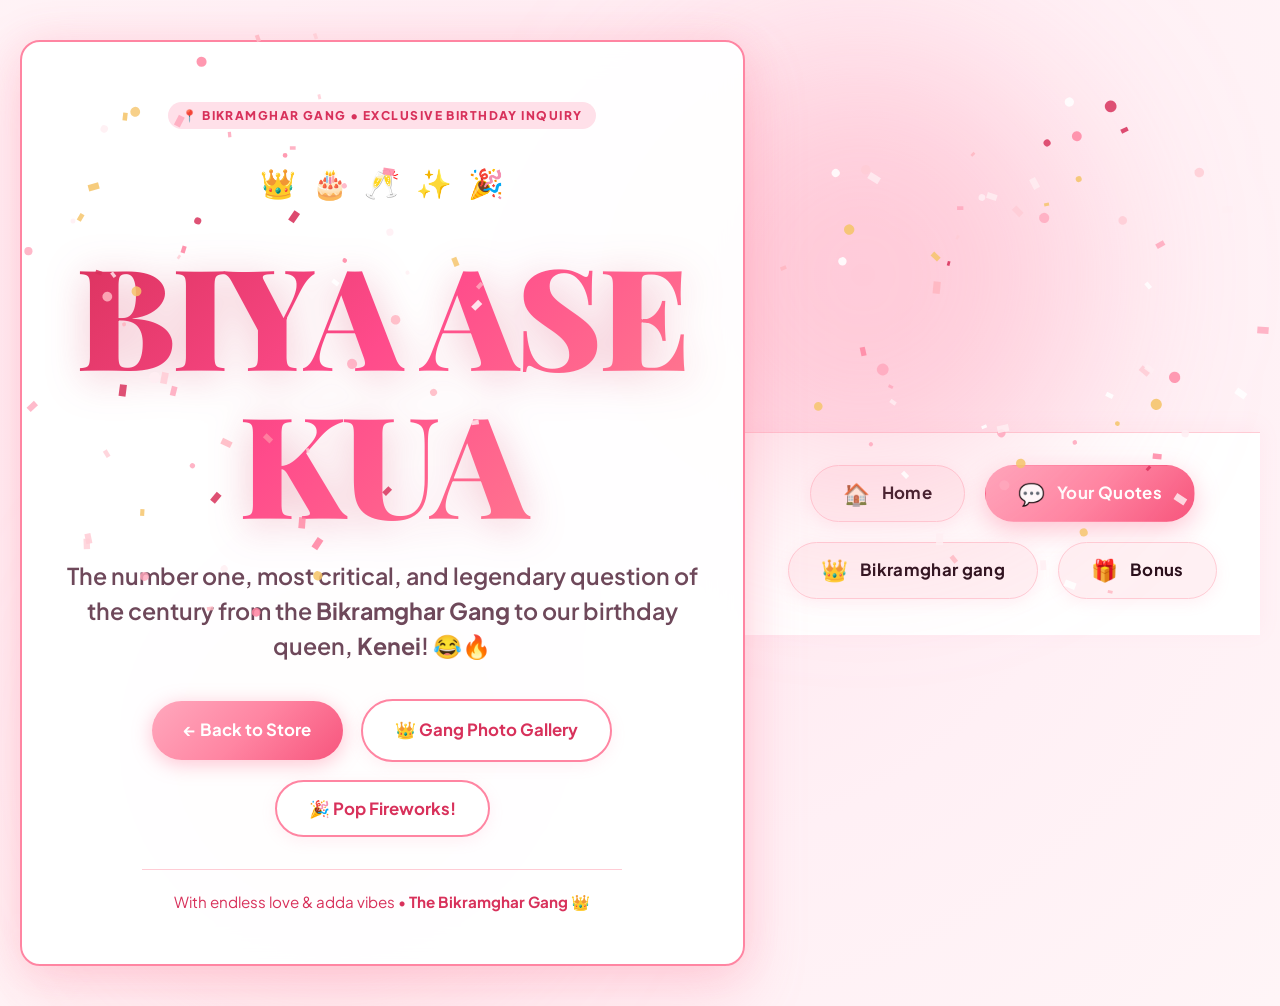
<file: quotes.html>
<!DOCTYPE html>
<html lang="en">
<head>
  <meta charset="UTF-8">
  <meta name="viewport" content="width=device-width, initial-scale=1.0">
  <title>BIYA ASE KUA | Happy Birthday Kenei</title>
  <meta name="description" content="BIYA ASE KUA - The official celebration quote from the Bikramghar Gang for Kenei!">
  
  <!-- Google Fonts -->
  <link rel="preconnect" href="https://fonts.googleapis.com">
  <link rel="preconnect" href="https://fonts.gstatic.com" crossorigin>
  <link href="https://fonts.googleapis.com/css2?family=Plus+Jakarta+Sans:wght@400;600;700;800;900&family=Playfair+Display:ital,wght@0,700;0,900;1,700;1,900&display=swap" rel="stylesheet">
  
  <!-- Stylesheet -->
  <link rel="stylesheet" href="styles.css">
</head>
<body class="quotes-page-body">
  <!-- Confetti Canvas -->
  <canvas id="confetti-canvas"></canvas>

  <!-- Ambient Glow Orbs -->
  <div class="quotes-glow-orb orb-1"></div>
  <div class="quotes-glow-orb orb-2"></div>

  <main class="quotes-page-container">
    <div class="quotes-card-wrap">
      <!-- Gang Badge Header -->
      <div class="gang-badge-pill">
        📍 BIKRAMGHAR GANG &bull; EXCLUSIVE BIRTHDAY INQUIRY
      </div>

      <div class="floating-icons-banner">
        <span>👑</span>
        <span>🎂</span>
        <span>🥂</span>
        <span>✨</span>
        <span>🎉</span>
      </div>

      <!-- VERY LARGE FONT STATEMENT -->
      <div class="giant-quote-box">
        <h1 class="giant-biya-text">
          BIYA ASE KUA
        </h1>
      </div>

      <p class="quotes-subtext">
        The number one, most critical, and legendary question of the century from the <strong>Bikramghar Gang</strong> to our birthday queen, <strong>Kenei</strong>! 😂🔥
      </p>

      <div class="quotes-action-group">
        <a href="index.html" class="btn btn-primary btn-lg">
          <span>← Back to Store</span>
        </a>
        <a href="bikramghar.html" class="btn btn-secondary btn-lg">
          <span>👑 Gang Photo Gallery</span>
        </a>
        <button class="btn btn-secondary btn-lg celebrate-trigger-btn" id="biya-blast-btn">
          <span>🎉 Pop Fireworks!</span>
        </button>
      </div>

      <div class="quotes-signature">
        <span>With endless love & adda vibes &bull; <strong>The Bikramghar Gang</strong> 👑</span>
      </div>
    </div>
  </main>

  <!-- Bottom Options Bar: Home, Your Quotes, Bikramghar gang -->
  <footer class="site-footer-options" id="bottom-options">
    <div class="container footer-options-container">
      <nav class="bottom-nav-options" aria-label="Bottom Navigation">
        <a href="index.html" class="bottom-option-btn" id="opt-home">
          <span class="option-icon">🏠</span>
          <span class="option-label">Home</span>
        </a>
        <a href="quotes.html" class="bottom-option-btn active" id="opt-quotes">
          <span class="option-icon">💬</span>
          <span class="option-label">Your Quotes</span>
        </a>
        <a href="bikramghar.html" class="bottom-option-btn" id="opt-bikramghar">
          <span class="option-icon">👑</span>
          <span class="option-label">Bikramghar gang</span>
        </a>
        <a href="bonus.html" class="bottom-option-btn" id="opt-bonus">
          <span class="option-icon">🎁</span>
          <span class="option-label">Bonus</span>
        </a>
      </nav>
    </div>
  </footer>

  <script src="app.js"></script>
  <script>
    // Auto-fire celebratory confetti and chime when page loads
    window.addEventListener('DOMContentLoaded', () => {
      setTimeout(() => {
        if (typeof confetti !== 'undefined') {
          confetti.rain();
        }
        if (typeof audioPlayer !== 'undefined') {
          audioPlayer.playChime();
        }
      }, 400);
    });
  </script>
</body>
</html>
</file>
<file: styles.css>
/* ==========================================================================
   HAPPY BIRTHDAY KENEI - BABY PINK CELEBRATION BOUTIQUE
   Curated Modern Design System & Baby Pink Palette
   ========================================================================== */

:root {
  /* Baby Pink Color Palette */
  --bg-dark: #fff5f7;
  --bg-card: #ffffff;
  --bg-card-hover: #fff9fb;
  --bg-glass: rgba(255, 245, 248, 0.85);
  --bg-modal: #ffffff;
  --bg-subtle: #fff0f3;
  
  --primary-pink: #ff85a2;
  --primary-pink-hover: #ff6f8f;
  --primary-pink-light: #ffeef2;
  --primary-pink-deep: #d8315b;

  --baby-pink: #ffb6c1;
  --baby-pink-soft: #fdf2f4;
  --baby-pink-pastel: #ffccd5;
  --baby-pink-border: rgba(255, 133, 162, 0.28);
  
  --accent-gold: #f5c469;
  --accent-gold-hover: #e5b352;
  
  --text-main: #2b101c;
  --text-muted: #6e485a;
  --text-subtle: #9d788a;
  
  --border-subtle: rgba(255, 133, 162, 0.22);
  --border-glass: rgba(255, 133, 162, 0.18);
  --border-active: #ff85a2;

  /* Gradients */
  --grad-baby-pink: linear-gradient(135deg, #ffa8bd 0%, #ff85a2 50%, #f7557d 100%);
  --grad-pink-soft: linear-gradient(135deg, #fff5f7 0%, #ffe4ec 50%, #ffd1dc 100%);
  --grad-gold: linear-gradient(135deg, #ffe08a 0%, #f5c469 50%, #d4952e 100%);
  --grad-ribbon: linear-gradient(135deg, #ff8da1 0%, #ff6f8d 50%, #f43f5e 100%);
  --grad-hero-overlay: radial-gradient(circle at 50% 30%, rgba(255, 245, 247, 0.72) 0%, rgba(255, 240, 244, 0.94) 85%, #fff5f7 100%);
  
  /* Typography */
  --font-serif: 'Playfair Display', Georgia, serif;
  --font-sans: 'Plus Jakarta Sans', -apple-system, BlinkMacSystemFont, 'Segoe UI', Roboto, sans-serif;
  
  /* Shadow & Glow */
  --shadow-sm: 0 4px 15px rgba(255, 133, 162, 0.12);
  --shadow-md: 0 10px 28px rgba(255, 133, 162, 0.18);
  --shadow-lg: 0 20px 48px rgba(216, 49, 91, 0.16);
  --glow-pink: 0 0 25px rgba(255, 133, 162, 0.45);

  /* Radius */
  --radius-sm: 8px;
  --radius-md: 14px;
  --radius-lg: 20px;
  --radius-full: 9999px;

  /* Transitions */
  --transition-fast: 0.2s cubic-bezier(0.4, 0, 0.2, 1);
  --transition-normal: 0.35s cubic-bezier(0.16, 1, 0.3, 1);
  --transition-bounce: 0.45s cubic-bezier(0.34, 1.56, 0.64, 1);
}

/* ==========================================================================
   Base Styles & Reset
   ========================================================================== */
*, *::before, *::after {
  box-sizing: border-box;
  margin: 0;
  padding: 0;
}

html {
  scroll-behavior: smooth;
  font-size: 16px;
}

body {
  font-family: var(--font-sans);
  background-color: var(--bg-dark);
  color: var(--text-main);
  line-height: 1.6;
  min-height: 100vh;
  position: relative;
  overflow-x: hidden;
  -webkit-font-smoothing: antialiased;
}

/* Confetti Canvas Overlay */
#confetti-canvas {
  position: fixed;
  top: 0;
  left: 0;
  width: 100vw;
  height: 100vh;
  pointer-events: none;
  z-index: 9999;
}

/* Layout Utilities */
.container {
  width: 100%;
  max-width: 1280px;
  margin: 0 auto;
  padding: 0 24px;
}

.text-center {
  text-align: center;
}

.w-100 {
  width: 100%;
}

.flex-1 {
  flex: 1;
}

/* ==========================================================================
   Announcement Bar
   ========================================================================== */
.announcement-bar {
  background: var(--grad-ribbon);
  color: #fff;
  font-size: 0.88rem;
  padding: 10px 0;
  position: relative;
  z-index: 100;
  box-shadow: 0 2px 12px rgba(255, 111, 141, 0.35);
}

.announcement-content {
  display: flex;
  align-items: center;
  justify-content: center;
  gap: 12px;
  position: relative;
  text-align: center;
}

.announcement-tag {
  background: rgba(255, 255, 255, 0.25);
  font-size: 0.72rem;
  font-weight: 800;
  padding: 3px 8px;
  border-radius: var(--radius-full);
  letter-spacing: 0.5px;
}

.promo-code-badge {
  background: #ffffff;
  color: var(--primary-pink-deep);
  font-weight: 800;
  padding: 2px 8px;
  border-radius: var(--radius-sm);
  cursor: pointer;
  letter-spacing: 0.5px;
  transition: transform var(--transition-fast);
  display: inline-block;
  box-shadow: 0 2px 8px rgba(0, 0, 0, 0.1);
}

.promo-code-badge:hover {
  transform: scale(1.08);
}

.announcement-close {
  position: absolute;
  right: 16px;
  top: 50%;
  transform: translateY(-50%);
  background: none;
  border: none;
  color: #fff;
  font-size: 1.25rem;
  cursor: pointer;
  opacity: 0.85;
  transition: opacity var(--transition-fast);
}

.announcement-close:hover {
  opacity: 1;
}

/* ==========================================================================
   Site Header & Navigation
   ========================================================================== */
.site-header {
  position: sticky;
  top: 0;
  z-index: 90;
  background: rgba(255, 245, 248, 0.92);
  backdrop-filter: blur(16px);
  -webkit-backdrop-filter: blur(16px);
  border-bottom: 1px solid var(--border-subtle);
  transition: all var(--transition-normal);
  box-shadow: 0 4px 20px rgba(255, 133, 162, 0.08);
}

.header-container {
  display: flex;
  align-items: center;
  justify-content: space-between;
  height: 80px;
  gap: 24px;
}

/* Brand Logo */
.brand-logo {
  display: flex;
  align-items: center;
  gap: 12px;
  text-decoration: none;
  color: var(--text-main);
  transition: transform var(--transition-fast);
}

.brand-logo:hover {
  transform: translateY(-1px);
}

.logo-sparkle-icon {
  width: 44px;
  height: 44px;
  border-radius: 12px;
  background: var(--grad-baby-pink);
  color: #ffffff;
  display: flex;
  align-items: center;
  justify-content: center;
  box-shadow: var(--shadow-sm), var(--glow-pink);
  animation: pulse-glow 3s infinite alternate;
}

@keyframes pulse-glow {
  0% { box-shadow: 0 0 15px rgba(255, 133, 162, 0.35); }
  100% { box-shadow: 0 0 30px rgba(255, 133, 162, 0.65); }
}

.brand-text {
  display: flex;
  flex-direction: column;
}

.brand-name {
  font-family: var(--font-serif);
  font-size: 1.35rem;
  font-weight: 700;
  letter-spacing: -0.02em;
  background: linear-gradient(135deg, #d8315b 0%, #ff6b8f 100%);
  -webkit-background-clip: text;
  -webkit-text-fill-color: transparent;
  line-height: 1.15;
}

.brand-sub {
  font-size: 0.72rem;
  letter-spacing: 0.15em;
  text-transform: uppercase;
  color: var(--text-muted);
  font-weight: 600;
}

/* Search Bar */
.header-search {
  flex: 1;
  max-width: 420px;
  position: relative;
  display: flex;
  align-items: center;
}

.search-icon {
  position: absolute;
  left: 14px;
  color: var(--primary-pink);
  pointer-events: none;
}

.header-search input {
  width: 100%;
  padding: 10px 40px 10px 42px;
  background: #ffffff;
  border: 1px solid var(--baby-pink-border);
  border-radius: var(--radius-full);
  color: var(--text-main);
  font-size: 0.9rem;
  font-family: inherit;
  transition: all var(--transition-fast);
  box-shadow: inset 0 2px 4px rgba(255, 133, 162, 0.05);
}

.header-search input:focus {
  outline: none;
  background: #ffffff;
  border-color: var(--primary-pink);
  box-shadow: 0 0 15px rgba(255, 133, 162, 0.3);
}

.clear-search-btn {
  position: absolute;
  right: 12px;
  background: none;
  border: none;
  color: var(--text-subtle);
  font-size: 1.2rem;
  cursor: pointer;
}

/* Actions Header */
.header-actions {
  display: flex;
  align-items: center;
  gap: 12px;
}

.action-btn {
  background: #ffffff;
  border: 1px solid var(--baby-pink-border);
  color: var(--text-main);
  padding: 8px 14px;
  border-radius: var(--radius-full);
  display: flex;
  align-items: center;
  gap: 8px;
  cursor: pointer;
  font-family: inherit;
  font-size: 0.88rem;
  font-weight: 600;
  transition: all var(--transition-fast);
  box-shadow: var(--shadow-sm);
}

.action-btn:hover {
  background: var(--bg-subtle);
  border-color: var(--primary-pink);
  transform: translateY(-2px);
  color: var(--primary-pink-deep);
}

.icon-wrap {
  position: relative;
  display: flex;
  align-items: center;
  justify-content: center;
}

.badge-count {
  position: absolute;
  top: -8px;
  right: -10px;
  background: var(--primary-pink-deep);
  color: #fff;
  font-size: 0.7rem;
  font-weight: 800;
  min-width: 18px;
  height: 18px;
  border-radius: 9px;
  display: flex;
  align-items: center;
  justify-content: center;
  padding: 0 4px;
  box-shadow: 0 2px 8px rgba(216, 49, 91, 0.4);
}

.cart-btn-highlight {
  background: var(--grad-baby-pink);
  color: #ffffff;
  border: none;
  font-weight: 700;
  box-shadow: 0 4px 18px rgba(255, 107, 139, 0.38);
}

.cart-btn-highlight:hover {
  background: var(--primary-pink-hover);
  box-shadow: 0 6px 24px rgba(255, 107, 139, 0.55);
  color: #ffffff;
}

.cart-btn-highlight .badge-count {
  background: #ffffff;
  color: var(--primary-pink-deep);
  box-shadow: 0 2px 6px rgba(0, 0, 0, 0.15);
}

.cart-total-pill {
  font-size: 0.88rem;
  font-weight: 800;
}

/* ==========================================================================
   Hero Section (Baby Pink Gala)
   ========================================================================== */
.hero-section {
  position: relative;
  min-height: 75vh;
  display: flex;
  align-items: center;
  padding: 80px 0 100px;
  background-image: url('assets/images/hero-birthday.jpg');
  background-size: cover;
  background-position: center center;
  overflow: hidden;
}

.hero-overlay {
  position: absolute;
  inset: 0;
  background: var(--grad-hero-overlay);
  backdrop-filter: blur(2px);
}

.hero-glow-orb {
  position: absolute;
  border-radius: 50%;
  filter: blur(80px);
  pointer-events: none;
  z-index: 1;
}

.hero-glow-1 {
  width: 420px;
  height: 420px;
  background: rgba(255, 182, 193, 0.45);
  top: -80px;
  right: 10%;
}

.hero-glow-2 {
  width: 380px;
  height: 380px;
  background: rgba(255, 143, 171, 0.35);
  bottom: 0;
  left: 5%;
}

.hero-content {
  position: relative;
  z-index: 2;
  max-width: 860px;
  margin: 0 auto;
  text-align: center;
  display: flex;
  flex-direction: column;
  align-items: center;
}

.hero-badge {
  display: inline-flex;
  align-items: center;
  gap: 8px;
  background: rgba(255, 255, 255, 0.92);
  border: 1px solid var(--baby-pink-pastel);
  color: var(--primary-pink-deep);
  padding: 6px 18px;
  border-radius: var(--radius-full);
  font-size: 0.85rem;
  font-weight: 700;
  letter-spacing: 0.05em;
  text-transform: uppercase;
  margin-bottom: 24px;
  box-shadow: var(--shadow-sm);
  backdrop-filter: blur(10px);
}

.hero-title {
  font-family: var(--font-serif);
  font-size: clamp(2.5rem, 5.5vw, 4.4rem);
  font-weight: 800;
  line-height: 1.14;
  letter-spacing: -0.02em;
  margin-bottom: 20px;
  color: var(--text-main);
  text-shadow: 0 2px 10px rgba(255, 182, 193, 0.3);
}

.highlight-gold {
  background: linear-gradient(135deg, #d8315b 0%, #ff6b8f 50%, #f59e0b 100%);
  -webkit-background-clip: text;
  -webkit-text-fill-color: transparent;
}

.hero-subtitle {
  font-size: clamp(1.05rem, 2vw, 1.25rem);
  color: var(--text-muted);
  max-width: 820px;
  margin-bottom: 36px;
  font-weight: 500;
}

.hero-wishes-box {
  background: rgba(255, 255, 255, 0.82);
  backdrop-filter: blur(12px);
  -webkit-backdrop-filter: blur(12px);
  border: 1px solid rgba(255, 182, 193, 0.5);
  border-radius: var(--radius-lg);
  padding: 28px 34px;
  box-shadow: 0 12px 35px rgba(255, 133, 162, 0.16);
  text-align: center;
  position: relative;
}

.hero-wish-lead {
  font-family: var(--font-serif);
  font-size: clamp(1.4rem, 2.8vw, 1.85rem);
  font-weight: 800;
  color: var(--primary-pink-deep);
  margin-bottom: 14px;
  letter-spacing: -0.01em;
}

.hero-wish-body {
  font-size: clamp(1rem, 1.8vw, 1.12rem);
  line-height: 1.82;
  color: var(--text-main);
  margin-bottom: 16px;
  font-weight: 500;
}

.hero-wish-closing {
  font-family: var(--font-serif);
  font-style: italic;
  font-size: clamp(1.05rem, 2.2vw, 1.25rem);
  color: var(--primary-pink-deep);
  font-weight: 700;
  line-height: 1.6;
  margin-bottom: 0;
}

/* CTA Buttons */
.hero-cta-group {
  display: flex;
  align-items: center;
  justify-content: center;
  flex-wrap: wrap;
  gap: 16px;
  margin-bottom: 40px;
}

.btn {
  display: inline-flex;
  align-items: center;
  justify-content: center;
  gap: 10px;
  padding: 14px 28px;
  font-family: inherit;
  font-size: 0.95rem;
  font-weight: 700;
  border-radius: var(--radius-full);
  text-decoration: none;
  cursor: pointer;
  transition: all var(--transition-fast);
  border: none;
}

.btn-primary {
  background: var(--grad-baby-pink);
  color: #ffffff;
  box-shadow: 0 4px 20px rgba(255, 107, 139, 0.4);
}

.btn-primary:hover {
  background: var(--primary-pink-hover);
  box-shadow: 0 8px 30px rgba(255, 107, 139, 0.6);
  transform: translateY(-2px);
  color: #ffffff;
}

.btn-secondary {
  background: #ffffff;
  border: 2px solid var(--primary-pink);
  color: var(--primary-pink-deep);
  box-shadow: var(--shadow-sm);
}

.btn-secondary:hover {
  background: var(--primary-pink);
  color: #ffffff;
  box-shadow: 0 8px 25px rgba(255, 133, 162, 0.45);
  transform: translateY(-2px);
}

.btn-tertiary {
  background: #ffffff;
  border: 1px solid var(--baby-pink-pastel);
  color: var(--text-main);
  box-shadow: var(--shadow-sm);
}

.btn-tertiary:hover {
  background: var(--bg-subtle);
  border-color: var(--primary-pink);
  transform: translateY(-2px);
}

.btn-ghost {
  background: transparent;
  border: 1px dashed var(--baby-pink-pastel);
  color: var(--text-muted);
}

.btn-ghost:hover {
  border-color: var(--primary-pink);
  color: var(--primary-pink-deep);
}

.btn-sm {
  padding: 8px 16px;
  font-size: 0.85rem;
}

.btn-lg {
  padding: 16px 32px;
  font-size: 1.05rem;
}

/* Perks banner */
.hero-perks {
  display: flex;
  align-items: center;
  justify-content: center;
  flex-wrap: wrap;
  gap: 28px;
  padding: 14px 28px;
  border-radius: var(--radius-full);
  background: rgba(255, 255, 255, 0.95);
  border: 1px solid var(--baby-pink-pastel);
  box-shadow: var(--shadow-sm);
  backdrop-filter: blur(12px);
}

.perk-item {
  display: flex;
  align-items: center;
  gap: 8px;
  font-size: 0.88rem;
  font-weight: 600;
  color: var(--text-muted);
}

.perk-icon {
  font-size: 1.15rem;
}

/* ==========================================================================
   Section Headers & Common
   ========================================================================== */
.section {
  padding: 70px 0;
  position: relative;
}

.section-tag {
  display: inline-block;
  font-size: 0.75rem;
  font-weight: 800;
  letter-spacing: 0.15em;
  text-transform: uppercase;
  color: var(--primary-pink-deep);
  margin-bottom: 8px;
}

.section-title {
  font-family: var(--font-serif);
  font-size: clamp(2rem, 3.5vw, 2.75rem);
  font-weight: 700;
  margin-bottom: 12px;
  letter-spacing: -0.02em;
  color: var(--text-main);
}

.section-desc {
  color: var(--text-muted);
  max-width: 600px;
  margin: 0 auto;
  font-size: 1rem;
}

/* ==========================================================================
   Categories Showcase (Baby Pink Cards)
   ========================================================================== */
.categories-section {
  border-bottom: 1px solid var(--border-subtle);
}

.category-grid {
  display: grid;
  grid-template-columns: repeat(auto-fit, minmax(200px, 1fr));
  gap: 16px;
  margin-top: 40px;
}

.category-card {
  background: #ffffff;
  border: 1px solid var(--border-subtle);
  border-radius: var(--radius-md);
  padding: 18px 20px;
  display: flex;
  align-items: center;
  gap: 16px;
  cursor: pointer;
  text-align: left;
  transition: all var(--transition-normal);
  color: var(--text-main);
  outline: none;
  box-shadow: var(--shadow-sm);
}

.category-card:hover {
  background: #fff9fb;
  border-color: var(--primary-pink);
  transform: translateY(-4px);
  box-shadow: var(--shadow-md);
}

.category-card.active {
  background: var(--primary-pink-light);
  border-color: var(--primary-pink);
  box-shadow: 0 0 20px rgba(255, 133, 162, 0.3);
}

.category-icon-box {
  width: 48px;
  height: 48px;
  border-radius: 12px;
  background: var(--bg-subtle);
  display: flex;
  align-items: center;
  justify-content: center;
  font-size: 1.5rem;
  transition: transform var(--transition-fast);
}

.category-card:hover .category-icon-box,
.category-card.active .category-icon-box {
  transform: scale(1.15) rotate(5deg);
  background: var(--grad-baby-pink);
  color: #fff;
}

.category-info h3 {
  font-size: 0.98rem;
  font-weight: 700;
  margin-bottom: 2px;
  color: var(--text-main);
}

.category-info .cat-count {
  font-size: 0.78rem;
  color: var(--text-muted);
}

/* ==========================================================================
   Catalog Toolbar & Products Grid
   ========================================================================== */
.catalog-toolbar {
  display: flex;
  align-items: center;
  justify-content: space-between;
  flex-wrap: wrap;
  gap: 20px;
  margin-bottom: 36px;
  padding-bottom: 20px;
  border-bottom: 1px solid var(--border-subtle);
}

.catalog-heading {
  font-family: var(--font-serif);
  font-size: 1.8rem;
  font-weight: 700;
  color: var(--text-main);
}

.item-count-badge {
  font-size: 0.85rem;
  color: var(--text-muted);
  display: block;
}

.toolbar-right {
  display: flex;
  align-items: center;
  gap: 24px;
  flex-wrap: wrap;
}

.filter-group {
  display: flex;
  align-items: center;
  gap: 10px;
  font-size: 0.88rem;
  color: var(--text-muted);
}

.price-val-highlight {
  color: var(--primary-pink-deep);
  font-weight: 700;
}

input[type="range"] {
  accent-color: var(--primary-pink);
  cursor: pointer;
}

.custom-select {
  background: #ffffff;
  border: 1px solid var(--baby-pink-pastel);
  color: var(--text-main);
  padding: 8px 14px;
  border-radius: var(--radius-sm);
  font-family: inherit;
  font-size: 0.88rem;
  cursor: pointer;
  box-shadow: inset 0 1px 2px rgba(255, 133, 162, 0.05);
}

.custom-select:focus {
  outline: none;
  border-color: var(--primary-pink);
}

/* Product Cards */
.products-grid {
  display: grid;
  grid-template-columns: repeat(auto-fill, minmax(280px, 1fr));
  gap: 28px;
}

.product-card {
  background: #ffffff;
  border: 1px solid var(--border-subtle);
  border-radius: var(--radius-lg);
  overflow: hidden;
  display: flex;
  flex-direction: column;
  transition: all var(--transition-normal);
  position: relative;
  box-shadow: var(--shadow-sm);
}

.product-card:hover {
  transform: translateY(-8px);
  border-color: var(--primary-pink);
  box-shadow: var(--shadow-lg), 0 0 25px rgba(255, 133, 162, 0.25);
}

.product-image-wrap {
  position: relative;
  width: 100%;
  aspect-ratio: 1/1;
  overflow: hidden;
  background: #fff0f3;
}

.product-img {
  width: 100%;
  height: 100%;
  object-fit: cover;
  transition: transform 0.6s cubic-bezier(0.16, 1, 0.3, 1);
}

.product-card:hover .product-img {
  transform: scale(1.08);
}

.product-badge {
  position: absolute;
  top: 14px;
  left: 14px;
  background: rgba(255, 255, 255, 0.95);
  color: var(--primary-pink-deep);
  border: 1px solid var(--baby-pink-pastel);
  font-size: 0.72rem;
  font-weight: 800;
  text-transform: uppercase;
  letter-spacing: 0.05em;
  padding: 4px 10px;
  border-radius: var(--radius-full);
  backdrop-filter: blur(8px);
  z-index: 2;
  box-shadow: 0 2px 8px rgba(255, 133, 162, 0.2);
}

.favorite-btn {
  position: absolute;
  top: 14px;
  right: 14px;
  width: 36px;
  height: 36px;
  border-radius: 50%;
  background: rgba(255, 255, 255, 0.92);
  border: 1px solid var(--baby-pink-pastel);
  color: var(--primary-pink-deep);
  display: flex;
  align-items: center;
  justify-content: center;
  cursor: pointer;
  z-index: 2;
  transition: all var(--transition-fast);
  backdrop-filter: blur(6px);
  box-shadow: 0 2px 8px rgba(0, 0, 0, 0.08);
}

.favorite-btn:hover {
  transform: scale(1.12);
  border-color: var(--primary-pink);
  color: var(--primary-pink);
}

.favorite-btn.favorited {
  background: var(--primary-pink);
  color: #ffffff;
  border-color: var(--primary-pink);
  box-shadow: var(--glow-pink);
}

.quickview-trigger {
  display: none !important;
}

.product-body {
  padding: 20px;
  display: flex;
  flex-direction: column;
  flex: 1;
}

.product-category-tag {
  font-size: 0.72rem;
  color: var(--primary-pink-deep);
  font-weight: 700;
  text-transform: uppercase;
  letter-spacing: 0.08em;
  margin-bottom: 6px;
}

.product-title {
  font-family: var(--font-serif);
  font-size: 1.18rem;
  font-weight: 700;
  line-height: 1.3;
  margin-bottom: 8px;
  color: var(--text-main);
  cursor: pointer;
  transition: color var(--transition-fast);
}

.product-title:hover {
  color: var(--primary-pink);
}

.product-rating {
  display: flex;
  align-items: center;
  gap: 6px;
  font-size: 0.82rem;
  margin-bottom: 12px;
}

.stars {
  color: #f59e0b;
}

.review-count {
  color: var(--text-subtle);
}

.product-snippet {
  font-size: 0.86rem;
  color: var(--text-muted);
  line-height: 1.5;
  margin-bottom: 18px;
  display: -webkit-box;
  -webkit-line-clamp: 2;
  -webkit-box-orient: vertical;
  overflow: hidden;
}

.product-footer {
  margin-top: auto;
  display: flex;
  align-items: center;
  justify-content: space-between;
  gap: 12px;
}

.price-box {
  display: flex;
  flex-direction: column;
}

.current-price {
  font-family: var(--font-serif);
  font-size: 1.25rem;
  font-weight: 800;
  color: var(--primary-pink-deep);
  letter-spacing: -0.01em;
  font-style: italic;
}

.add-cart-btn {
  background: var(--bg-subtle);
  border: 1px solid var(--baby-pink-pastel);
  color: var(--primary-pink-deep);
  padding: 10px 18px;
  border-radius: var(--radius-full);
  font-size: 0.86rem;
  font-weight: 700;
  cursor: pointer;
  display: inline-flex;
  align-items: center;
  gap: 6px;
  transition: all var(--transition-fast);
}

.add-cart-btn:hover {
  background: var(--grad-baby-pink);
  color: #ffffff;
  border-color: transparent;
  box-shadow: 0 4px 15px rgba(255, 107, 139, 0.4);
  transform: translateY(-2px);
}

/* ==========================================================================
   Limited Promo Banner Box (Baby Pink Edition)
   ========================================================================== */
.promo-box {
  background: linear-gradient(135deg, #fff0f5 0%, #ffe4ec 50%, #ffd6e0 100%);
  border: 1px solid var(--baby-pink-pastel);
  border-radius: var(--radius-lg);
  padding: 48px;
  position: relative;
  overflow: hidden;
  box-shadow: var(--shadow-md);
}

.promo-box::after {
  content: "🎁";
  position: absolute;
  right: 40px;
  bottom: -20px;
  font-size: 10rem;
  opacity: 0.12;
  pointer-events: none;
}

.promo-tag {
  font-size: 0.75rem;
  font-weight: 800;
  letter-spacing: 0.15em;
  color: var(--primary-pink-deep);
  text-transform: uppercase;
  margin-bottom: 10px;
  display: inline-block;
}

.promo-box h2 {
  font-family: var(--font-serif);
  font-size: 2.2rem;
  margin-bottom: 14px;
  color: var(--text-main);
}

.promo-box p {
  color: var(--text-muted);
  max-width: 680px;
  margin-bottom: 24px;
  font-size: 1.05rem;
}

.promo-actions {
  display: flex;
  align-items: center;
  gap: 20px;
  flex-wrap: wrap;
}

.promo-savings {
  font-size: 0.88rem;
  color: var(--primary-pink-deep);
  font-weight: 700;
}

/* ==========================================================================
   Drawers (Cart & Wishlist)
   ========================================================================== */
.drawer-backdrop {
  position: fixed;
  inset: 0;
  background: rgba(43, 16, 28, 0.45);
  backdrop-filter: blur(8px);
  z-index: 1000;
  display: flex;
  justify-content: flex-end;
  opacity: 0;
  visibility: hidden;
  transition: all var(--transition-normal);
}

.drawer-backdrop.open {
  opacity: 1;
  visibility: visible;
}

.drawer-panel {
  width: 100%;
  max-width: 480px;
  height: 100%;
  background: #ffffff;
  border-left: 1px solid var(--border-subtle);
  display: flex;
  flex-direction: column;
  transform: translateX(100%);
  transition: transform var(--transition-bounce);
  box-shadow: -15px 0 50px rgba(43, 16, 28, 0.15);
}

.drawer-backdrop.open .drawer-panel {
  transform: translateX(0);
}

.drawer-header {
  padding: 24px;
  display: flex;
  align-items: center;
  justify-content: space-between;
  border-bottom: 1px solid var(--border-subtle);
}

.drawer-title {
  display: flex;
  align-items: center;
  gap: 12px;
  color: var(--primary-pink-deep);
}

.drawer-title h3 {
  font-family: var(--font-serif);
  font-size: 1.3rem;
  font-weight: 700;
  color: var(--text-main);
}

.drawer-close-btn {
  background: none;
  border: none;
  color: var(--text-muted);
  font-size: 1.6rem;
  cursor: pointer;
  line-height: 1;
  transition: color var(--transition-fast);
}

.drawer-close-btn:hover {
  color: var(--primary-pink-deep);
}

/* Free Shipping Goal */
.free-shipping-bar {
  padding: 12px 24px;
  background: var(--bg-subtle);
  border-bottom: 1px solid var(--border-subtle);
}

.shipping-text {
  font-size: 0.8rem;
  font-weight: 600;
  color: var(--primary-pink-deep);
  margin-bottom: 6px;
  text-align: center;
}

.progress-track {
  width: 100%;
  height: 6px;
  background: rgba(255, 133, 162, 0.2);
  border-radius: 3px;
  overflow: hidden;
}

.progress-fill {
  height: 100%;
  background: var(--grad-baby-pink);
  border-radius: 3px;
  transition: width var(--transition-normal);
}

.drawer-body {
  flex: 1;
  overflow-y: auto;
  padding: 24px;
  display: flex;
  flex-direction: column;
  gap: 16px;
  background: #ffffff;
}

.drawer-empty-state {
  text-align: center;
  margin: auto 0;
  color: var(--text-muted);
}

.drawer-empty-state .empty-icon {
  font-size: 3.5rem;
  margin-bottom: 16px;
  opacity: 0.6;
}

.drawer-empty-state h4 {
  font-size: 1.2rem;
  color: var(--text-main);
  margin-bottom: 8px;
}

/* Cart Item Card */
.cart-item {
  display: flex;
  gap: 16px;
  background: var(--bg-subtle);
  border: 1px solid var(--border-subtle);
  border-radius: var(--radius-md);
  padding: 14px;
  align-items: center;
}

.cart-item-img {
  width: 72px;
  height: 72px;
  border-radius: var(--radius-sm);
  object-fit: cover;
  border: 1px solid var(--baby-pink-pastel);
}

.cart-item-details {
  flex: 1;
}

.cart-item-title {
  font-size: 0.95rem;
  font-weight: 700;
  margin-bottom: 4px;
  line-height: 1.3;
  color: var(--text-main);
}

.cart-item-price {
  font-size: 0.9rem;
  color: var(--primary-pink-deep);
  font-weight: 700;
  margin-bottom: 8px;
}

.cart-item-controls {
  display: flex;
  align-items: center;
  justify-content: space-between;
}

.qty-stepper {
  display: flex;
  align-items: center;
  border: 1px solid var(--baby-pink-pastel);
  border-radius: var(--radius-sm);
  background: #ffffff;
}

.qty-btn {
  background: none;
  border: none;
  color: var(--text-main);
  width: 28px;
  height: 28px;
  cursor: pointer;
  display: flex;
  align-items: center;
  justify-content: center;
  font-size: 1rem;
}

.qty-val {
  font-size: 0.85rem;
  font-weight: 700;
  min-width: 24px;
  text-align: center;
  color: var(--text-main);
}

.cart-item-remove {
  background: none;
  border: none;
  color: var(--text-subtle);
  font-size: 0.8rem;
  cursor: pointer;
  text-decoration: underline;
  transition: color var(--transition-fast);
}

.cart-item-remove:hover {
  color: var(--primary-pink-deep);
}

/* Cart Footer */
.drawer-footer {
  padding: 24px;
  background: #ffffff;
  border-top: 1px solid var(--border-subtle);
  display: flex;
  flex-direction: column;
  gap: 16px;
  box-shadow: 0 -4px 15px rgba(255, 133, 162, 0.08);
}

.promo-input-row {
  display: flex;
  gap: 8px;
}

.promo-input-row input {
  flex: 1;
  background: var(--bg-subtle);
  border: 1px solid var(--baby-pink-pastel);
  border-radius: var(--radius-sm);
  color: var(--text-main);
  padding: 8px 12px;
  font-size: 0.85rem;
}

.promo-message {
  font-size: 0.78rem;
  margin-top: 6px;
}

.promo-message.success {
  color: #10b981;
}

.promo-message.error {
  color: #ef4444;
}

.cart-totals {
  display: flex;
  flex-direction: column;
  gap: 8px;
  font-size: 0.88rem;
  color: var(--text-muted);
}

.total-row {
  display: flex;
  justify-content: space-between;
}

.discount-row {
  color: #10b981;
  font-weight: 600;
}

.grand-total {
  font-size: 1.15rem;
  font-weight: 800;
  color: var(--text-main);
  border-top: 1px solid var(--border-subtle);
  padding-top: 10px;
  margin-top: 4px;
}

/* ==========================================================================
   Modals (Quick View & Checkout)
   ========================================================================== */
.modal-backdrop {
  position: fixed;
  inset: 0;
  background: rgba(43, 16, 28, 0.55);
  backdrop-filter: blur(10px);
  z-index: 2000;
  display: flex;
  align-items: center;
  justify-content: center;
  padding: 20px;
  opacity: 0;
  visibility: hidden;
  transition: all var(--transition-normal);
}

.modal-backdrop.open {
  opacity: 1;
  visibility: visible;
}

.modal-dialog {
  background: #ffffff;
  border: 1px solid var(--baby-pink-pastel);
  border-radius: var(--radius-lg);
  width: 100%;
  max-height: 90vh;
  overflow-y: auto;
  position: relative;
  box-shadow: var(--shadow-lg), var(--glow-pink);
  transform: scale(0.92);
  transition: transform var(--transition-bounce);
}

.modal-backdrop.open .modal-dialog {
  transform: scale(1);
}

.modal-lg {
  max-width: 860px;
}

.modal-checkout {
  max-width: 640px;
}

.modal-close-btn {
  position: absolute;
  top: 18px;
  right: 18px;
  background: var(--bg-subtle);
  border: 1px solid var(--baby-pink-pastel);
  color: var(--text-main);
  width: 36px;
  height: 36px;
  border-radius: 50%;
  font-size: 1.3rem;
  display: flex;
  align-items: center;
  justify-content: center;
  cursor: pointer;
  z-index: 10;
  transition: all var(--transition-fast);
}

.modal-close-btn:hover {
  background: var(--primary-pink);
  border-color: var(--primary-pink);
  color: #fff;
  transform: rotate(90deg);
}

/* Quick View Layout */
.quickview-layout {
  display: grid;
  grid-template-columns: 1fr 1.15fr;
  gap: 32px;
  padding: 40px;
}

.quickview-gallery img {
  width: 100%;
  aspect-ratio: 1/1;
  border-radius: var(--radius-md);
  object-fit: cover;
  box-shadow: var(--shadow-md);
}

.quickview-details {
  display: flex;
  flex-direction: column;
}

.quickview-badge {
  color: var(--primary-pink-deep);
  font-size: 0.75rem;
  font-weight: 800;
  letter-spacing: 0.1em;
  text-transform: uppercase;
  margin-bottom: 8px;
}

.quickview-title {
  font-family: var(--font-serif);
  font-size: 1.8rem;
  font-weight: 700;
  margin-bottom: 12px;
  line-height: 1.25;
  color: var(--text-main);
}

.quickview-price {
  font-size: 1.6rem;
  font-weight: 800;
  color: var(--primary-pink-deep);
  margin-bottom: 16px;
}

.quickview-desc {
  font-size: 0.95rem;
  color: var(--text-muted);
  margin-bottom: 20px;
  line-height: 1.6;
}

.quickview-features {
  list-style: none;
  display: flex;
  flex-direction: column;
  gap: 8px;
  margin-bottom: 24px;
}

.quickview-features li {
  display: flex;
  align-items: center;
  gap: 8px;
  font-size: 0.88rem;
  color: var(--text-muted);
}

.quickview-features li::before {
  content: "✨";
}

.quickview-actions {
  display: flex;
  gap: 16px;
  margin-top: auto;
}

/* Checkout Modal Steps */
.checkout-content {
  padding: 40px;
}

.checkout-step-indicator {
  display: flex;
  align-items: center;
  justify-content: center;
  gap: 10px;
  margin-bottom: 16px;
  font-size: 0.85rem;
}

.step-pill {
  color: var(--text-subtle);
  font-weight: 700;
}

.step-pill.active {
  color: var(--primary-pink-deep);
}

.step-sep {
  color: var(--text-subtle);
}

.checkout-header h2 {
  font-family: var(--font-serif);
  font-size: 1.8rem;
  margin-bottom: 6px;
  color: var(--text-main);
}

.checkout-header p {
  color: var(--text-muted);
  font-size: 0.9rem;
  margin-bottom: 24px;
}

.form-row {
  display: flex;
  gap: 16px;
  margin-bottom: 16px;
}

.form-group {
  display: flex;
  flex-direction: column;
  gap: 8px;
  margin-bottom: 16px;
}

.form-group label {
  font-size: 0.85rem;
  font-weight: 600;
  color: var(--text-muted);
}

.form-group input,
.form-group textarea {
  width: 100%;
  background: var(--bg-subtle);
  border: 1px solid var(--baby-pink-pastel);
  border-radius: var(--radius-sm);
  color: var(--text-main);
  padding: 12px 16px;
  font-family: inherit;
  font-size: 0.92rem;
  transition: all var(--transition-fast);
}

.form-group input:focus,
.form-group textarea:focus {
  outline: none;
  background: #ffffff;
  border-color: var(--primary-pink);
  box-shadow: 0 0 15px rgba(255, 133, 162, 0.3);
}

.payment-method-selector {
  display: grid;
  grid-template-columns: repeat(3, 1fr);
  gap: 12px;
  margin: 14px 0 20px;
}

.payment-option {
  border: 1px solid var(--baby-pink-pastel);
  border-radius: var(--radius-sm);
  padding: 12px 8px;
  text-align: center;
  cursor: pointer;
  background: var(--bg-subtle);
  transition: all var(--transition-fast);
  display: flex;
  flex-direction: column;
  align-items: center;
}

.payment-option input {
  display: none;
}

.payment-option:hover {
  background: #ffe8ef;
}

.payment-option.selected {
  border-color: var(--primary-pink);
  background: var(--primary-pink-light);
  box-shadow: 0 0 10px rgba(255, 133, 162, 0.25);
}

.payment-content .pay-icon {
  font-size: 1.4rem;
  display: block;
  margin-bottom: 4px;
}

.payment-content span {
  font-size: 0.78rem;
  font-weight: 600;
  color: var(--text-main);
}

.checkout-footer {
  margin-top: 24px;
  padding-top: 20px;
  border-top: 1px solid var(--border-subtle);
  display: flex;
  align-items: center;
  justify-content: space-between;
}

.checkout-order-total span {
  font-size: 0.85rem;
  color: var(--text-muted);
  display: block;
}

.checkout-order-total strong {
  font-size: 1.5rem;
  color: var(--primary-pink-deep);
}

/* Success Receipt */
.checkout-success {
  padding: 50px 40px;
  text-align: center;
}

.success-icon-wrap {
  width: 90px;
  height: 90px;
  margin: 0 auto 20px;
  position: relative;
  display: flex;
  align-items: center;
  justify-content: center;
  font-size: 3rem;
}

.pulse-ring {
  position: absolute;
  inset: 0;
  border-radius: 50%;
  border: 2px solid var(--primary-pink);
  animation: pulse-ring 2s cubic-bezier(0.215, 0.61, 0.355, 1) infinite;
}

@keyframes pulse-ring {
  0% { transform: scale(0.9); opacity: 1; }
  100% { transform: scale(1.6); opacity: 0; }
}

.order-receipt-card {
  background: var(--bg-subtle);
  border: 1px solid var(--baby-pink-pastel);
  border-radius: var(--radius-md);
  padding: 20px;
  max-width: 440px;
  margin: 24px auto;
  text-align: left;
  display: flex;
  flex-direction: column;
  gap: 10px;
}

.receipt-row {
  display: flex;
  justify-content: space-between;
  font-size: 0.9rem;
  color: var(--text-muted);
}

.receipt-row strong {
  color: var(--text-main);
}

.receipt-note {
  font-size: 0.9rem;
  color: var(--text-muted);
  margin-bottom: 24px;
}

.success-actions {
  display: flex;
  justify-content: center;
  gap: 16px;
  flex-wrap: wrap;
}

/* ==========================================================================
   Toast Notification System
   ========================================================================== */
.toast-container {
  position: fixed;
  bottom: 30px;
  right: 30px;
  display: flex;
  flex-direction: column;
  gap: 10px;
  z-index: 9999;
  pointer-events: none;
}

.toast {
  background: #ffffff;
  border: 1px solid var(--primary-pink);
  color: var(--text-main);
  padding: 14px 20px;
  border-radius: var(--radius-md);
  box-shadow: var(--shadow-lg), var(--glow-pink);
  display: flex;
  align-items: center;
  gap: 12px;
  font-size: 0.9rem;
  font-weight: 600;
  backdrop-filter: blur(12px);
  animation: toast-in 0.35s cubic-bezier(0.16, 1, 0.3, 1) forwards;
  pointer-events: auto;
}

@keyframes toast-in {
  from { transform: translateX(100%); opacity: 0; }
  to { transform: translateX(0); opacity: 1; }
}

.toast.toast-out {
  animation: toast-out 0.3s forwards;
}

@keyframes toast-out {
  from { transform: translateX(0); opacity: 1; }
  to { transform: translateX(100%); opacity: 0; }
}

.toast-icon {
  font-size: 1.25rem;
}

/* ==========================================================================
   Floating Action Button (Confetti Blast)
   ========================================================================== */
.floating-celebrate-fab {
  position: fixed;
  bottom: 28px;
  left: 28px;
  background: var(--grad-baby-pink);
  color: #fff;
  border: none;
  padding: 12px 20px;
  border-radius: var(--radius-full);
  display: flex;
  align-items: center;
  gap: 8px;
  cursor: pointer;
  z-index: 80;
  box-shadow: 0 8px 30px rgba(255, 107, 139, 0.45);
  font-family: inherit;
  font-weight: 700;
  font-size: 0.95rem;
  transition: all var(--transition-bounce);
}

.floating-celebrate-fab:hover {
  transform: scale(1.1) translateY(-4px);
  box-shadow: 0 12px 40px rgba(255, 107, 139, 0.65);
}

.fab-icon {
  font-size: 1.2rem;
}

/* ==========================================================================
   Bottom Options Bar: Home, Your Quotes, Bikramghar gang
   ========================================================================== */
.site-footer-options {
  background: #ffffff;
  border-top: 1px solid var(--baby-pink-pastel);
  padding: 32px 0 36px;
  margin-top: 60px;
  box-shadow: 0 -4px 20px rgba(255, 133, 162, 0.08);
}

.footer-options-container {
  display: flex;
  align-items: center;
  justify-content: center;
}

.bottom-nav-options {
  display: flex;
  align-items: center;
  justify-content: center;
  flex-wrap: wrap;
  gap: 20px;
}

.bottom-option-btn {
  background: var(--bg-subtle);
  border: 1.5px solid var(--baby-pink-pastel);
  border-radius: var(--radius-full);
  padding: 14px 32px;
  font-family: inherit;
  font-size: 1.05rem;
  font-weight: 700;
  color: var(--text-main);
  text-decoration: none;
  cursor: pointer;
  display: inline-flex;
  align-items: center;
  gap: 12px;
  transition: all var(--transition-bounce);
  box-shadow: var(--shadow-sm);
}

.bottom-option-btn:hover {
  background: var(--grad-baby-pink);
  color: #ffffff;
  border-color: transparent;
  transform: translateY(-4px) scale(1.04);
  box-shadow: 0 10px 28px rgba(255, 133, 162, 0.45);
}

.bottom-option-btn.active {
  background: var(--grad-baby-pink);
  color: #ffffff;
  border-color: transparent;
  box-shadow: 0 8px 24px rgba(255, 133, 162, 0.45);
}

.bonus-4-grid {
  grid-template-columns: repeat(auto-fit, minmax(280px, 1fr));
  max-width: 960px;
  margin: 0 auto 60px;
}

.option-icon {
  font-size: 1.35rem;
  line-height: 1;
}

.option-label {
  letter-spacing: 0.02em;
}

/* Modals: Your Quotes & Bikramghar Gang */
.modal-md {
  max-width: 580px;
}

.custom-feature-modal {
  padding: 40px 32px;
}

.feature-modal-header {
  margin-bottom: 24px;
}

.feature-modal-header h2 {
  font-family: var(--font-serif);
  font-size: 1.85rem;
  color: var(--text-main);
  margin-bottom: 6px;
}

.feature-modal-header p {
  color: var(--text-muted);
  font-size: 0.92rem;
}

.quotes-list {
  display: flex;
  flex-direction: column;
  gap: 16px;
  margin-bottom: 24px;
}

.quote-item {
  background: var(--bg-subtle);
  border-left: 4px solid var(--primary-pink);
  border-radius: 0 var(--radius-md) var(--radius-md) 0;
  padding: 18px 22px;
  border-top: 1px solid var(--baby-pink-pastel);
  border-right: 1px solid var(--baby-pink-pastel);
  border-bottom: 1px solid var(--baby-pink-pastel);
  transition: transform var(--transition-fast);
}

.quote-item:hover {
  transform: translateX(4px);
  background: #fff8fa;
}

.quote-item p {
  font-family: var(--font-serif);
  font-style: italic;
  font-size: 1.05rem;
  color: var(--text-main);
  line-height: 1.5;
  margin-bottom: 8px;
}

.quote-item cite {
  font-size: 0.8rem;
  font-weight: 700;
  color: var(--primary-pink-deep);
  display: block;
}

/* Bikramghar Gang Styling */
.gang-badge-pill {
  display: inline-block;
  background: #ffe0e9;
  color: var(--primary-pink-deep);
  font-size: 0.75rem;
  font-weight: 800;
  letter-spacing: 0.12em;
  padding: 4px 14px;
  border-radius: var(--radius-full);
  margin-bottom: 14px;
}

.gang-emoji-crest {
  font-size: 3rem;
  display: block;
  margin-bottom: 6px;
}

.gang-tagline {
  font-style: italic;
  color: var(--primary-pink-deep) !important;
  font-weight: 600;
}

.gang-tribute-card {
  background: var(--bg-subtle);
  border: 1px solid var(--baby-pink-pastel);
  border-radius: var(--radius-md);
  padding: 24px;
  margin-bottom: 24px;
}

.gang-tribute-card h3 {
  font-family: var(--font-serif);
  font-size: 1.2rem;
  color: var(--text-main);
  margin-bottom: 8px;
}

.gang-tribute-card p {
  font-size: 0.95rem;
  color: var(--text-muted);
  line-height: 1.6;
  margin-bottom: 16px;
}

.gang-perks-grid {
  display: grid;
  grid-template-columns: repeat(3, 1fr);
  gap: 12px;
  margin-bottom: 18px;
}

.gang-perk {
  background: #ffffff;
  border: 1px solid var(--baby-pink-pastel);
  border-radius: var(--radius-sm);
  padding: 12px 8px;
  text-align: center;
}

.gang-perk .perk-sym {
  font-size: 1.4rem;
  display: block;
  margin-bottom: 4px;
}

.gang-perk strong {
  display: block;
  font-size: 0.82rem;
  color: var(--text-main);
  margin-bottom: 2px;
}

.gang-perk p {
  font-size: 0.72rem;
  color: var(--text-subtle);
  margin-bottom: 0;
  line-height: 1.2;
}

.gang-shoutout {
  background: var(--grad-baby-pink);
  color: #ffffff;
  padding: 12px 16px;
  border-radius: var(--radius-sm);
  text-align: center;
  box-shadow: var(--shadow-sm);
}

.gang-shoutout p {
  color: #ffffff;
  font-weight: 700;
  margin: 0;
  font-size: 0.92rem;
}

.modal-actions-center {
  display: flex;
  justify-content: center;
}

/* ==========================================================================
   BIYA ASE KUA - Quotes Page Styling
   ========================================================================== */
.quotes-page-body {
  min-height: 100vh;
  display: flex;
  align-items: center;
  justify-content: center;
  background: radial-gradient(circle at 50% 35%, #ffe6ee 0%, #fff0f5 55%, #fff5f7 100%);
  overflow-x: hidden;
  position: relative;
  padding: 40px 20px;
}

.quotes-glow-orb {
  position: absolute;
  border-radius: 50%;
  filter: blur(90px);
  pointer-events: none;
  z-index: 1;
}

.quotes-glow-orb.orb-1 {
  width: 450px;
  height: 450px;
  background: rgba(255, 143, 171, 0.35);
  top: 5%;
  right: 15%;
}

.quotes-glow-orb.orb-2 {
  width: 400px;
  height: 400px;
  background: rgba(255, 182, 193, 0.4);
  bottom: 5%;
  left: 10%;
}

.quotes-page-container {
  width: 100%;
  max-width: 1050px;
  margin: 0 auto;
  position: relative;
  z-index: 2;
}

.quotes-card-wrap {
  background: rgba(255, 255, 255, 0.96);
  border: 2px solid var(--primary-pink);
  border-radius: var(--radius-lg);
  padding: 60px 36px 50px;
  box-shadow: 0 25px 60px rgba(255, 133, 162, 0.28), 0 0 40px rgba(255, 133, 162, 0.2);
  display: flex;
  flex-direction: column;
  align-items: center;
  text-align: center;
  backdrop-filter: blur(16px);
  position: relative;
}

.floating-icons-banner {
  display: flex;
  gap: 16px;
  font-size: 1.8rem;
  margin: 16px 0 24px;
}

.giant-quote-box {
  margin: 10px 0 24px;
  width: 100%;
}

.giant-biya-text {
  font-family: var(--font-serif);
  font-size: clamp(3.8rem, 11vw, 9.5rem);
  font-weight: 900;
  line-height: 1.05;
  letter-spacing: -0.02em;
  text-transform: uppercase;
  background: linear-gradient(135deg, #d8315b 0%, #ff4b8b 45%, #ff738f 80%, #f59e0b 100%);
  -webkit-background-clip: text;
  -webkit-text-fill-color: transparent;
  filter: drop-shadow(0 6px 20px rgba(216, 49, 91, 0.3));
  animation: biya-pulse 2.8s ease-in-out infinite alternate;
  user-select: none;
  margin: 0;
}

@keyframes biya-pulse {
  0% { transform: scale(1); filter: drop-shadow(0 4px 15px rgba(216, 49, 91, 0.25)); }
  100% { transform: scale(1.03); filter: drop-shadow(0 12px 35px rgba(255, 75, 139, 0.5)); }
}

.quotes-subtext {
  font-size: clamp(1.1rem, 2.2vw, 1.45rem);
  color: var(--text-muted);
  max-width: 680px;
  margin-bottom: 36px;
  font-weight: 600;
  line-height: 1.5;
}

.quotes-action-group {
  display: flex;
  align-items: center;
  justify-content: center;
  flex-wrap: wrap;
  gap: 18px;
  margin-bottom: 32px;
}

.quotes-signature {
  font-size: 0.95rem;
  color: var(--primary-pink-deep);
  border-top: 1px solid var(--baby-pink-pastel);
  padding-top: 20px;
  width: 100%;
  max-width: 480px;
}

/* ==========================================================================
   Responsive Breakpoints
   ========================================================================== */
@media (max-width: 992px) {
  .footer-content {
    grid-template-columns: 1fr 1fr;
  }

  .quickview-layout {
    grid-template-columns: 1fr;
  }
}

@media (max-width: 768px) {
  .header-search {
    display: none;
  }

  .hero-section {
    padding: 60px 0 80px;
  }

  .footer-content {
    grid-template-columns: 1fr;
  }

  .form-row {
    flex-direction: column;
    gap: 0;
  }

  .payment-method-selector {
    grid-template-columns: 1fr;
  }

  .floating-celebrate-fab .fab-text {
    display: none;
  }

  .floating-celebrate-fab {
    padding: 14px;
  }
}

/* ==========================================================================
   Bikramghar Gang 10-Photo Gallery & Lightbox Styles
   ========================================================================== */
.bikramghar-page-body {
  background: var(--bg-dark);
  color: var(--text-main);
  min-height: 100vh;
  padding-bottom: 120px;
  overflow-x: hidden;
  position: relative;
}

.gang-page-header {
  padding: 24px 0;
  border-bottom: 1px solid var(--border-subtle);
  background: rgba(255, 255, 255, 0.85);
  backdrop-filter: blur(16px);
  position: sticky;
  top: 0;
  z-index: 100;
}

.gang-nav-container {
  display: flex;
  align-items: center;
  justify-content: space-between;
  gap: 16px;
}

.gang-back-link {
  display: inline-flex;
  align-items: center;
  gap: 8px;
  font-weight: 700;
  font-size: 0.95rem;
  color: var(--text-main);
  padding: 8px 16px;
  border-radius: var(--radius-full);
  background: rgba(255, 255, 255, 0.9);
  border: 1px solid var(--baby-pink-pastel);
  box-shadow: var(--shadow-sm);
  transition: all var(--transition-fast);
}

.gang-back-link:hover {
  background: var(--grad-baby-pink);
  color: #ffffff;
  border-color: transparent;
  transform: translateX(-4px);
}

.gang-header-actions {
  display: flex;
  align-items: center;
  gap: 12px;
}

.gang-main-content {
  padding: 50px 0;
}

.gang-hero-section {
  max-width: 820px;
  margin: 0 auto 50px;
}

.gang-crest-emojis {
  font-size: 3rem;
  margin-bottom: 12px;
  filter: drop-shadow(0 4px 12px rgba(255, 133, 162, 0.4));
  animation: floatBounce 3s ease-in-out infinite;
}

@keyframes floatBounce {
  0%, 100% { transform: translateY(0); }
  50% { transform: translateY(-8px); }
}

.gang-title {
  font-family: var(--font-serif);
  font-size: clamp(2.4rem, 5vw, 3.8rem);
  font-weight: 800;
  color: var(--text-main);
  margin-bottom: 12px;
  letter-spacing: -0.02em;
}

.gang-tagline {
  font-size: 1.15rem;
  color: var(--text-muted);
  margin-bottom: 28px;
  font-style: italic;
}

.gang-instructions-card {
  background: rgba(255, 255, 255, 0.95);
  border: 1px dashed var(--primary-pink);
  border-radius: var(--radius-md);
  padding: 16px 24px;
  display: flex;
  align-items: center;
  gap: 16px;
  text-align: left;
  box-shadow: var(--shadow-sm);
  margin: 0 auto;
}

.instruction-icon {
  font-size: 1.8rem;
  flex-shrink: 0;
}

.instruction-text strong {
  display: block;
  font-size: 0.95rem;
  color: var(--primary-pink-deep);
  margin-bottom: 2px;
}

.instruction-text p {
  font-size: 0.88rem;
  color: var(--text-muted);
  margin: 0;
}

.instruction-text code {
  background: var(--bg-subtle);
  border: 1px solid var(--border-subtle);
  padding: 2px 6px;
  border-radius: 4px;
  font-weight: 700;
  color: var(--primary-pink-deep);
}

/* 10-Photo Gallery Grid */
.gang-gallery-grid {
  display: grid;
  grid-template-columns: repeat(auto-fill, minmax(280px, 1fr));
  gap: 28px;
  margin-bottom: 60px;
}

.gang-photo-card {
  background: #ffffff;
  border-radius: var(--radius-lg);
  border: 1px solid var(--border-subtle);
  box-shadow: var(--shadow-sm);
  overflow: hidden;
  transition: all var(--transition-normal);
  display: flex;
  flex-direction: column;
}

.gang-photo-card:hover {
  transform: translateY(-8px);
  border-color: var(--primary-pink);
  box-shadow: var(--shadow-lg), 0 0 24px rgba(255, 133, 162, 0.25);
}

.photo-frame {
  position: relative;
  aspect-ratio: 1/1;
  background: #fff0f3;
  overflow: hidden;
  cursor: default;
}

.photo-pill-badge {
  position: absolute;
  top: 14px;
  left: 14px;
  background: rgba(255, 255, 255, 0.95);
  color: var(--primary-pink-deep);
  border: 1px solid var(--baby-pink-pastel);
  font-size: 0.82rem;
  font-weight: 800;
  padding: 4px 12px;
  border-radius: var(--radius-full);
  z-index: 2;
  box-shadow: 0 2px 8px rgba(255, 133, 162, 0.25);
  backdrop-filter: blur(8px);
}

.gallery-photo-img {
  width: 100%;
  height: 100%;
  object-fit: cover;
  transition: transform 0.6s cubic-bezier(0.16, 1, 0.3, 1);
}

.gang-photo-card:hover .gallery-photo-img {
  transform: scale(1.04);
}

.photo-overlay-hover {
  display: none !important;
}

.zoom-icon {
  font-size: 2rem;
  filter: drop-shadow(0 2px 6px rgba(0,0,0,0.2));
}

.zoom-text {
  font-weight: 800;
  font-size: 0.88rem;
  letter-spacing: 0.05em;
  text-transform: uppercase;
  background: rgba(0, 0, 0, 0.35);
  padding: 4px 12px;
  border-radius: var(--radius-full);
}

.photo-card-caption {
  padding: 18px 20px;
  text-align: center;
}

.photo-card-caption h3 {
  font-family: var(--font-serif);
  font-size: 1.25rem;
  font-weight: 700;
  color: var(--text-main);
  margin-bottom: 4px;
}

.photo-card-caption p {
  font-size: 0.82rem;
  color: var(--text-muted);
  margin: 0;
}

/* Gang Footer Tribute */
.gang-footer-tribute {
  background: #ffffff;
  border: 1px solid var(--border-subtle);
  border-radius: var(--radius-lg);
  padding: 50px 30px;
  box-shadow: var(--shadow-md);
  margin-top: 30px;
}

.gang-tribute-inner h2 {
  font-family: var(--font-serif);
  font-size: clamp(1.8rem, 3.5vw, 2.5rem);
  font-weight: 800;
  color: var(--text-main);
  margin-bottom: 12px;
}

.gang-tribute-inner p {
  color: var(--text-muted);
  max-width: 600px;
  margin: 0 auto 30px;
  font-size: 1.05rem;
}

.gang-action-btns {
  display: flex;
  align-items: center;
  justify-content: center;
  gap: 16px;
  flex-wrap: wrap;
}

/* Lightbox Modal */
.gang-lightbox-modal {
  display: none;
  position: fixed;
  inset: 0;
  background: rgba(30, 15, 22, 0.88);
  backdrop-filter: blur(16px);
  z-index: 1000;
  align-items: center;
  justify-content: center;
  padding: 20px;
}

.gang-lightbox-modal.open {
  display: flex;
  animation: fadeIn 0.3s ease-out forwards;
}

.lightbox-dialog {
  position: relative;
  max-width: 900px;
  width: 100%;
  background: #ffffff;
  border-radius: var(--radius-lg);
  overflow: hidden;
  box-shadow: var(--shadow-xl), 0 0 50px rgba(255, 133, 162, 0.4);
}

.lightbox-close {
  position: absolute;
  top: 14px;
  right: 14px;
  z-index: 10;
  background: rgba(255, 255, 255, 0.9);
  color: var(--text-main);
  border: 1px solid var(--border-subtle);
  font-size: 1.6rem;
  width: 40px;
  height: 40px;
  border-radius: 50%;
  display: flex;
  align-items: center;
  justify-content: center;
  cursor: pointer;
  transition: all var(--transition-fast);
}

.lightbox-close:hover {
  background: var(--primary-pink-deep);
  color: #ffffff;
}

.lightbox-content {
  display: flex;
  align-items: center;
  position: relative;
  background: #150a10;
}

.lightbox-nav-btn {
  background: rgba(255, 255, 255, 0.85);
  border: none;
  font-size: 1.8rem;
  width: 48px;
  height: 48px;
  border-radius: 50%;
  cursor: pointer;
  display: flex;
  align-items: center;
  justify-content: center;
  color: var(--text-main);
  position: absolute;
  top: 50%;
  transform: translateY(-50%);
  z-index: 5;
  transition: all var(--transition-fast);
  box-shadow: var(--shadow-md);
}

.lightbox-nav-btn:hover {
  background: var(--primary-pink);
  color: #ffffff;
  transform: translateY(-50%) scale(1.1);
}

.lightbox-nav-btn.prev-btn { left: 16px; }
.lightbox-nav-btn.next-btn { right: 16px; }

.lightbox-photo-wrap {
  width: 100%;
  display: flex;
  flex-direction: column;
}

.lightbox-photo-wrap img {
  width: 100%;
  max-height: 65vh;
  object-fit: contain;
  background: #000;
}

.lightbox-caption {
  padding: 20px 30px;
  background: #ffffff;
  border-top: 1px solid var(--border-subtle);
  text-align: center;
}

.lightbox-caption h3 {
  font-family: var(--font-serif);
  font-size: 1.4rem;
  margin-bottom: 4px;
  color: var(--text-main);
}

.lightbox-counter {
  font-size: 0.86rem;
  color: var(--primary-pink-deep);
  font-weight: 800;
  display: block;
  margin-bottom: 6px;
}

.lightbox-hint {
  font-size: 0.82rem;
  color: var(--text-subtle);
  margin: 0;
}
</file>
